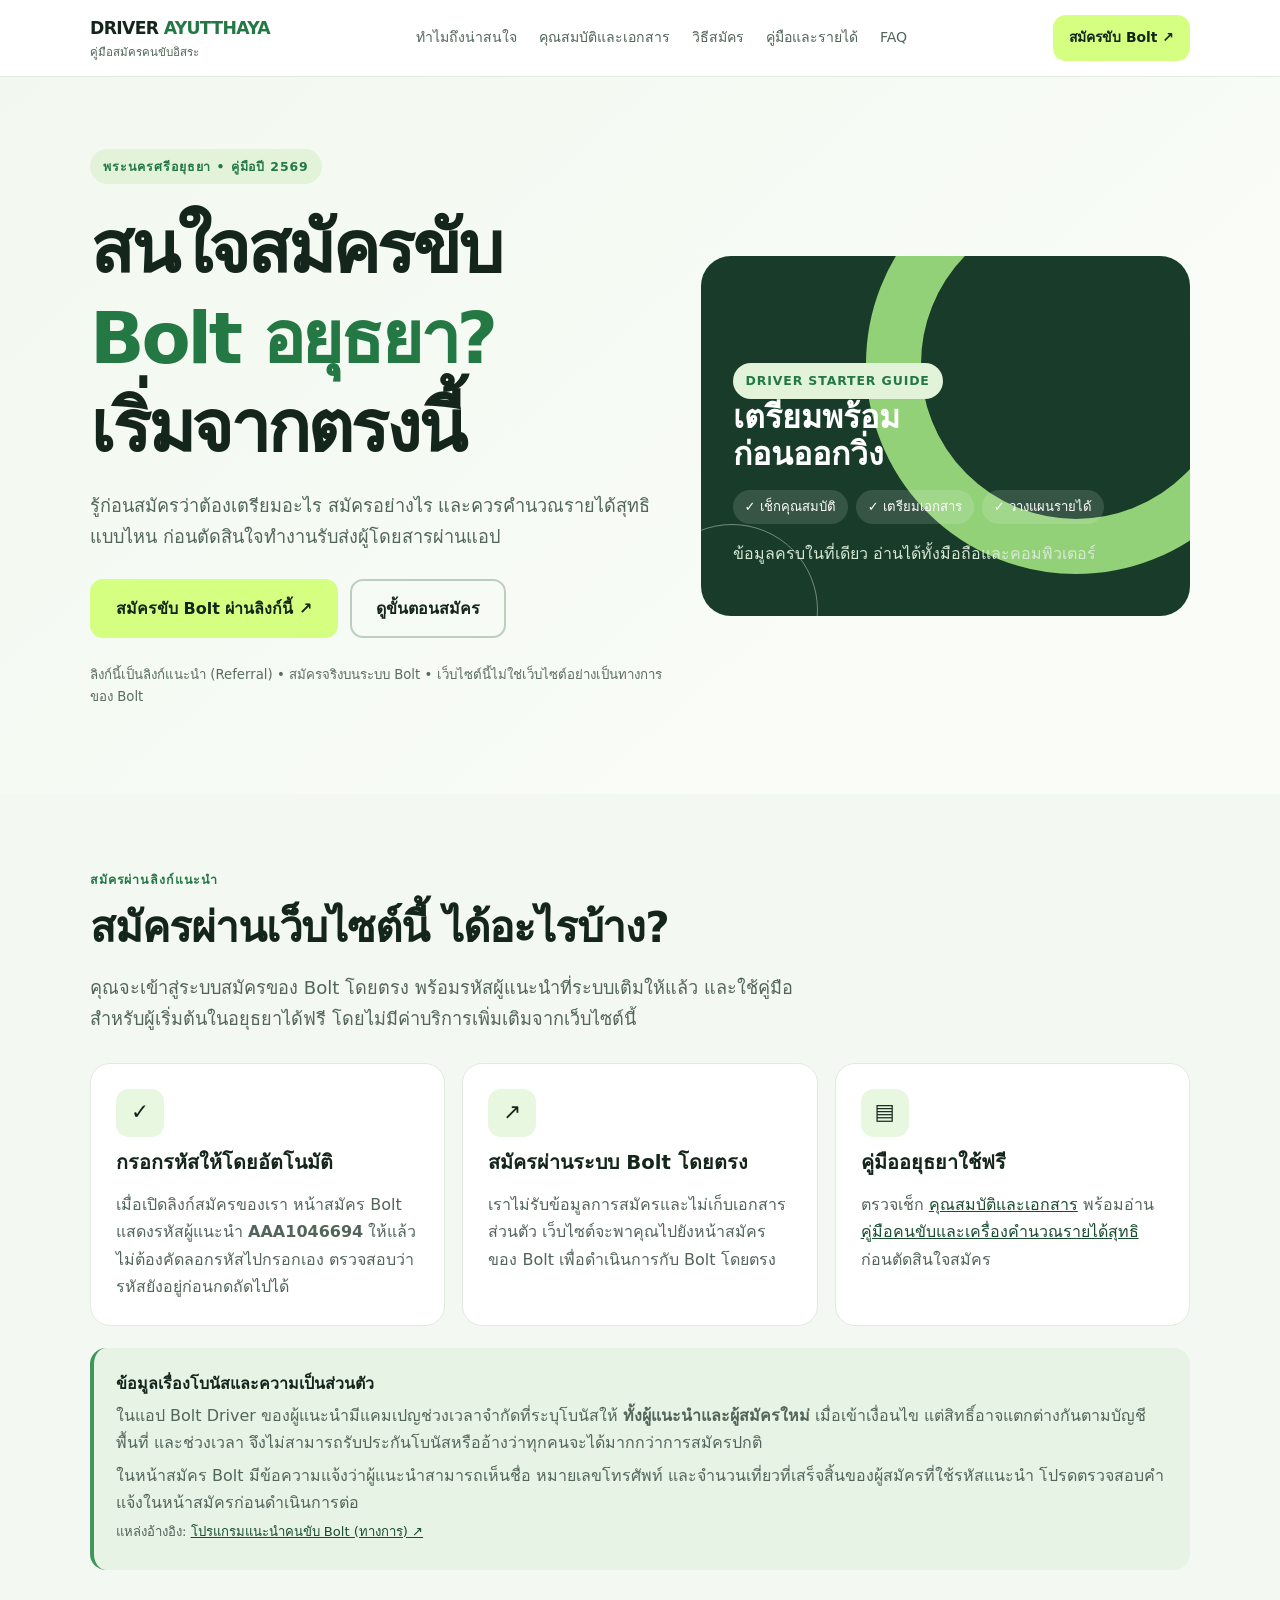
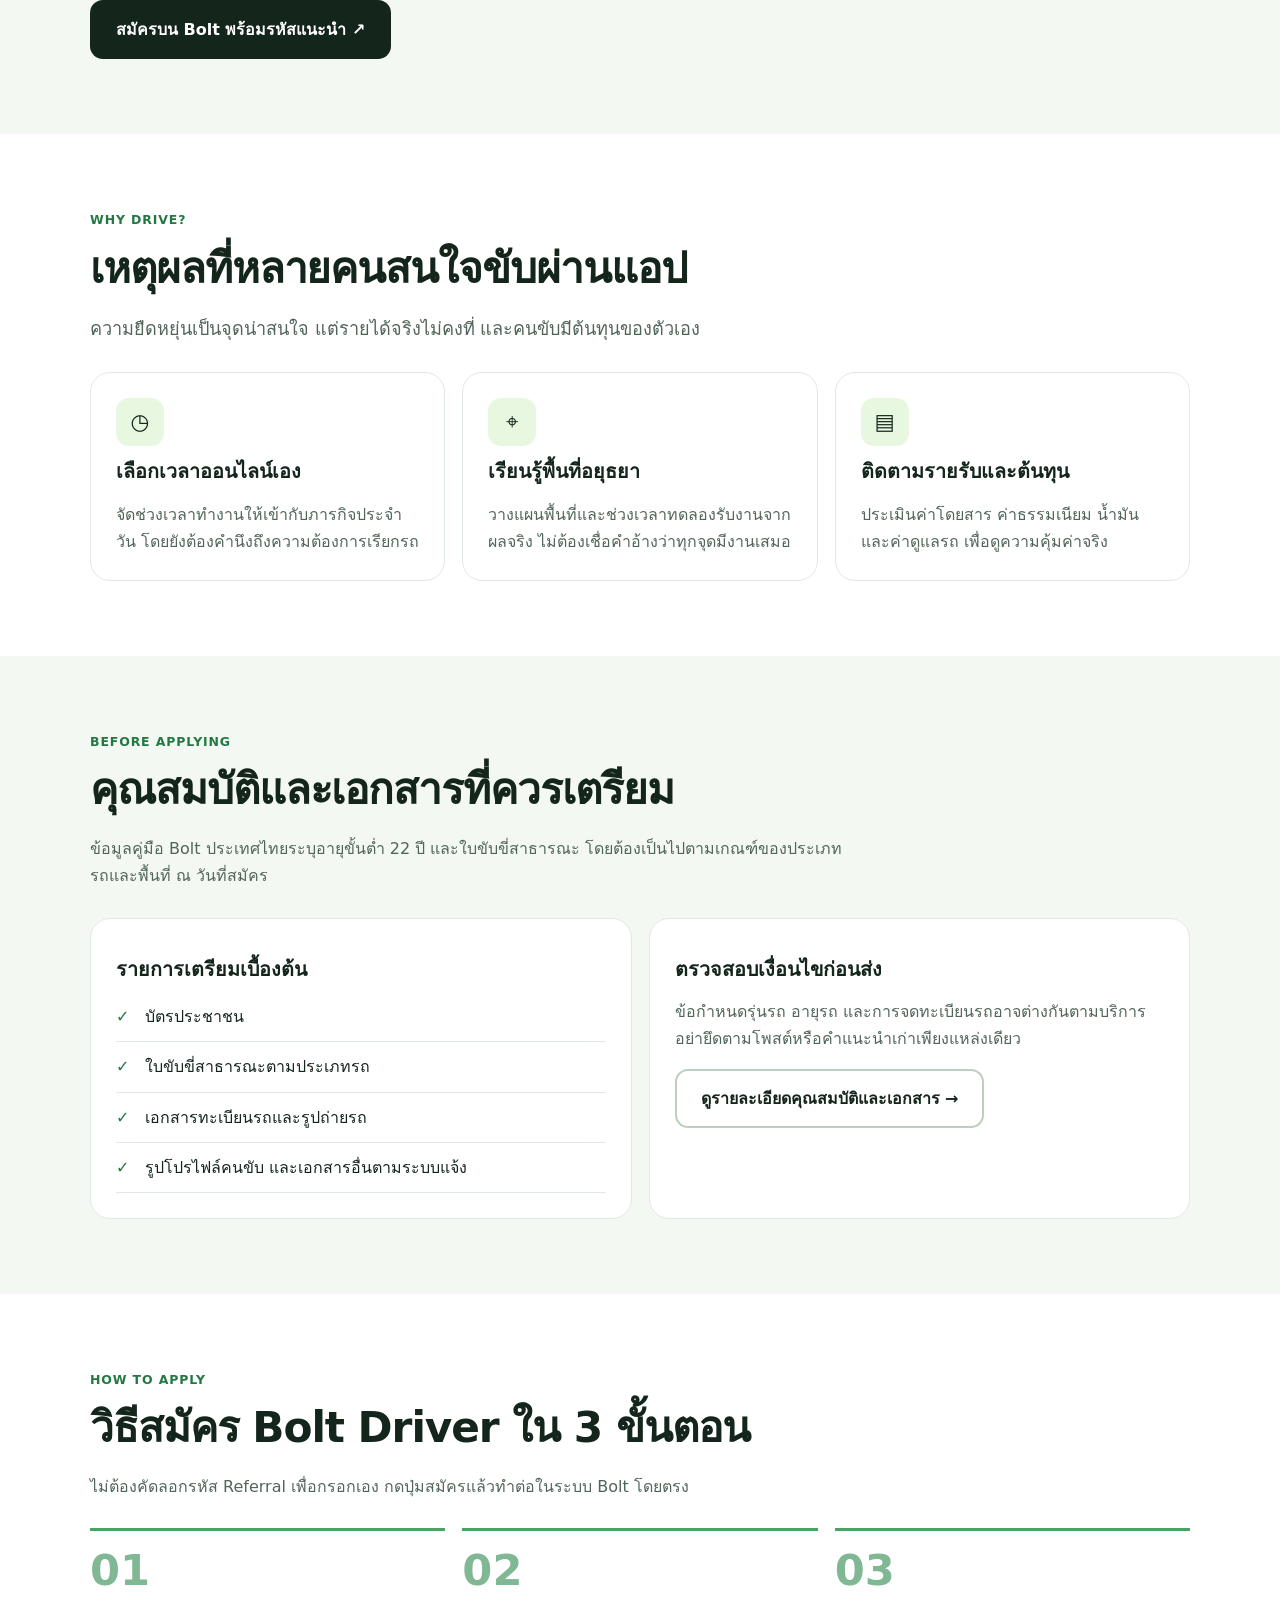
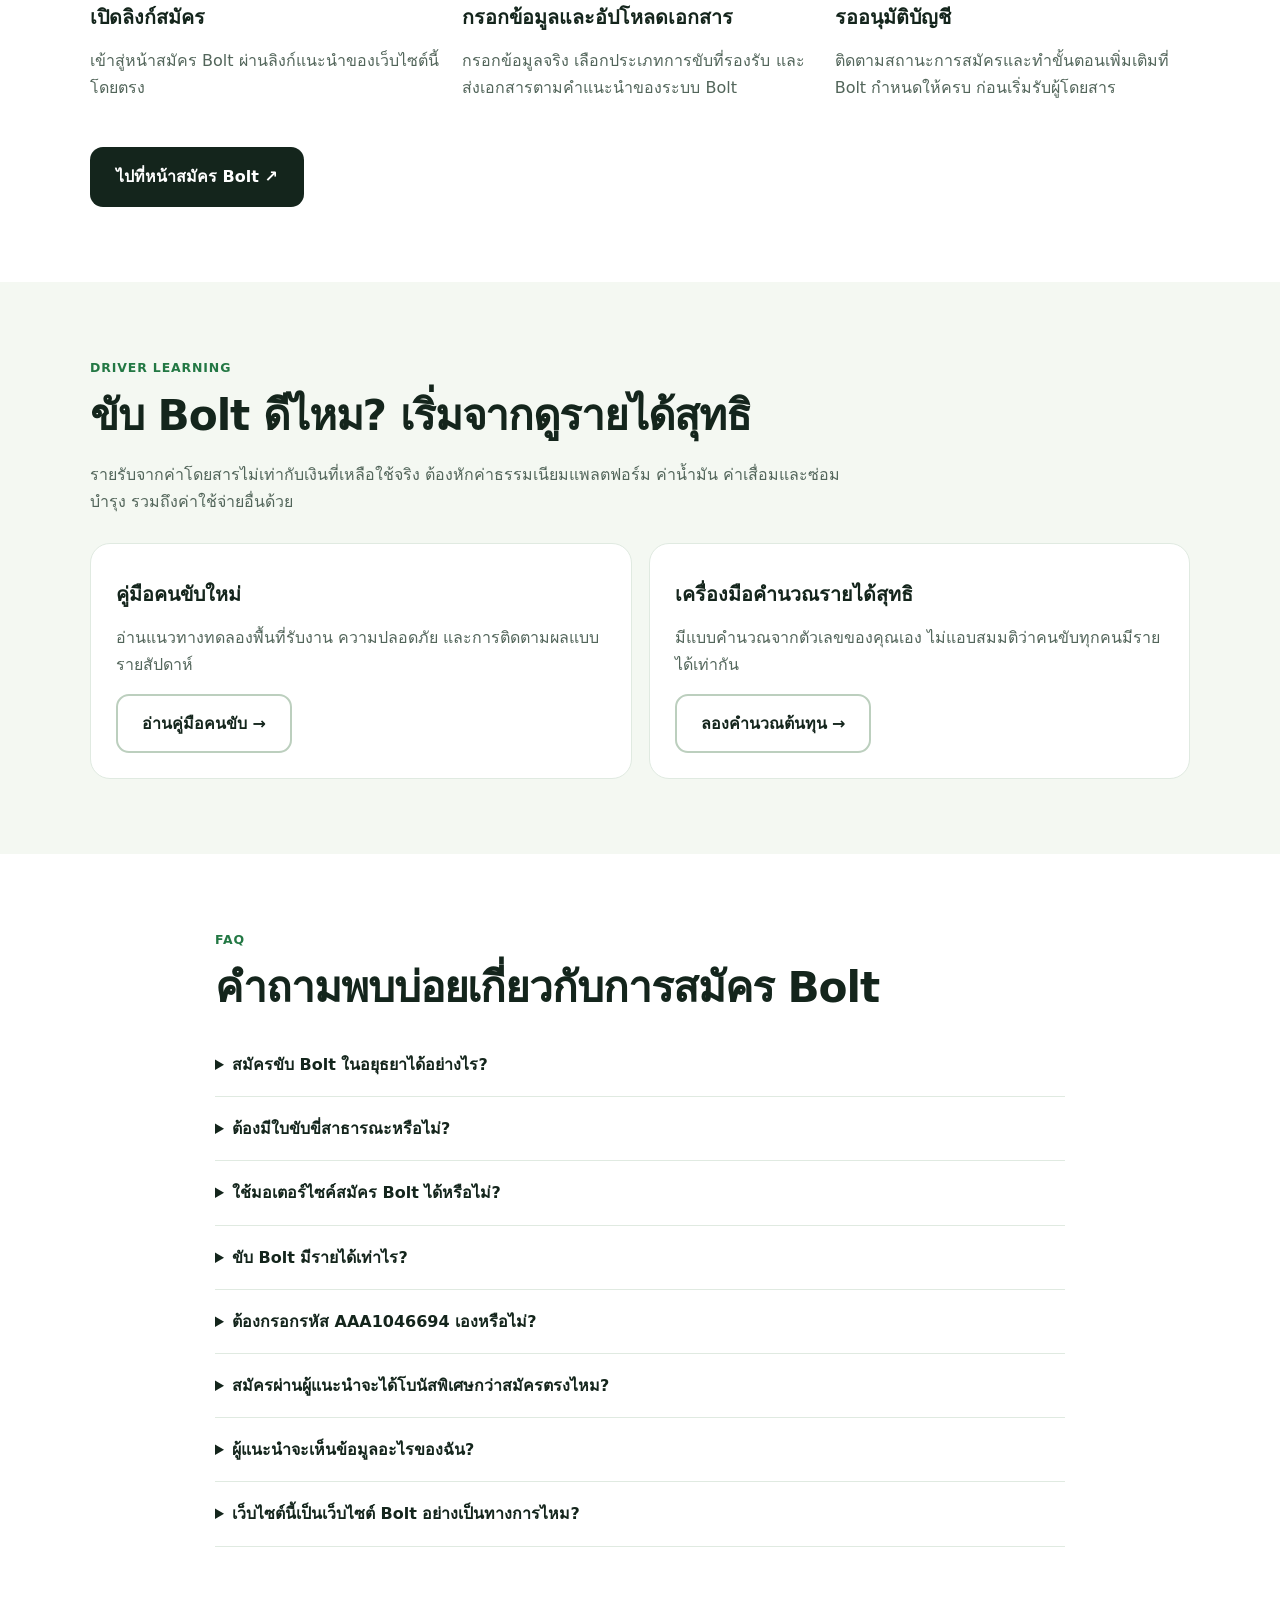
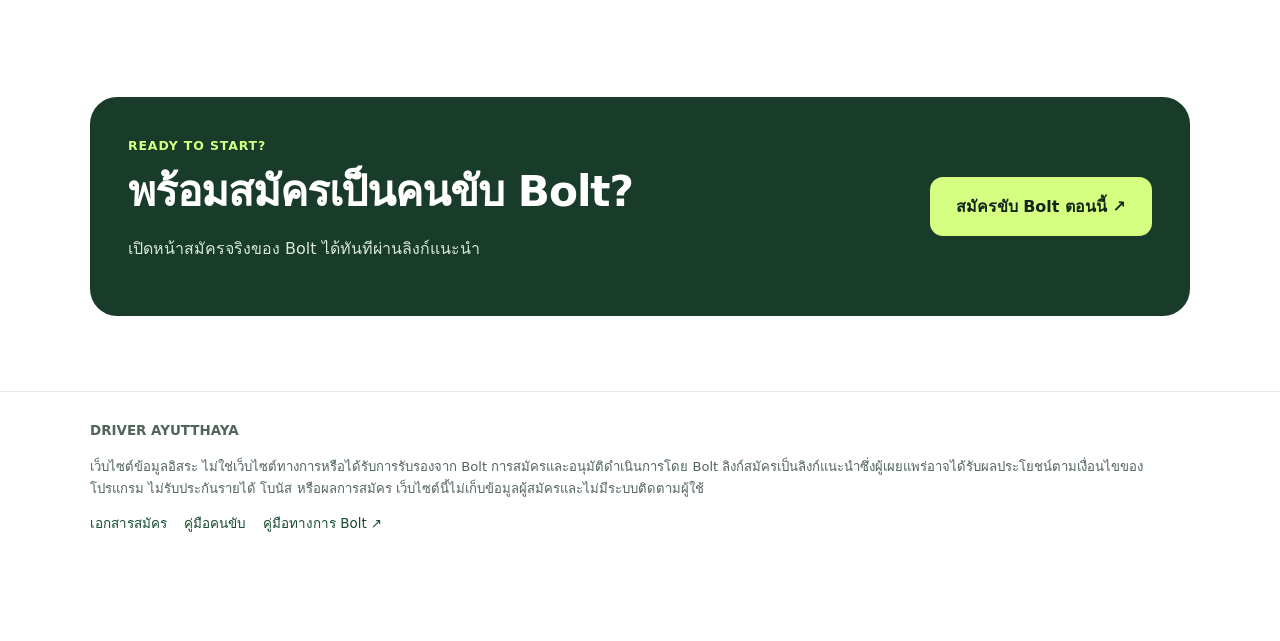
<file: index.html>
<!doctype html>
<html lang="th">
<head>
<meta charset="utf-8">
<meta name="viewport" content="width=device-width,initial-scale=1">
<meta name="theme-color" content="#183c29">
<meta name="robots" content="index,follow,max-image-preview:large">
<title>สมัครขับ Bolt อยุธยา 2569 | วิธีสมัคร เอกสาร และคู่มือคนขับ</title>
<meta name="description" content="คู่มือสมัครขับ Bolt อยุธยา: ตรวจคุณสมบัติ เอกสารสมัคร ขั้นตอนเริ่มต้น และวิธีประเมินรายได้สุทธิ พร้อมลิงก์สมัคร Bolt โดยตรง">
<link rel="canonical" href="https://washupman.github.io/bolt-ayutthaya/">
<link rel="icon" type="image/svg+xml" href="assets/favicon.svg">
<link rel="stylesheet" href="assets/css/styles.css">
<meta property="og:type" content="website">
<meta property="og:locale" content="th_TH">
<meta property="og:title" content="สมัครขับ Bolt อยุธยา | คู่มือสำหรับคนขับใหม่">
<meta property="og:description" content="ขั้นตอนสมัคร เอกสาร คุณสมบัติ และคำแนะนำสำหรับคนสนใจขับ Bolt ในอยุธยา">
<meta property="og:url" content="https://washupman.github.io/bolt-ayutthaya/">
<meta name="twitter:card" content="summary">
<script type="application/ld+json">{"@context":"https://schema.org","@type":"WebSite","name":"คู่มือคนขับ Bolt อยุธยา (อิสระ)","url":"https://washupman.github.io/bolt-ayutthaya/","inLanguage":"th-TH","description":"เว็บไซต์คู่มืออิสระสำหรับผู้สนใจสมัครเป็นคนขับ Bolt ในพระนครศรีอยุธยา ไม่ใช่เว็บไซต์ของ Bolt"}</script>
<script type="application/ld+json">{"@context":"https://schema.org","@type":"FAQPage","inLanguage":"th-TH","mainEntity":[{"@type":"Question","name":"สมัครขับ Bolt ในอยุธยาได้อย่างไร?","acceptedAnswer":{"@type":"Answer","text":"เปิดลิงก์สมัคร Bolt กรอกข้อมูลและอัปโหลดเอกสารในระบบ Bolt จากนั้นรอการตรวจสอบและอนุมัติก่อนเริ่มรับงาน"}},{"@type":"Question","name":"สมัคร Bolt ต้องใช้ใบขับขี่สาธารณะหรือไม่?","acceptedAnswer":{"@type":"Answer","text":"คู่มือคนขับของ Bolt ประเทศไทยระบุว่าต้องมีใบขับขี่สาธารณะและเป็นไปตามข้อกำหนดสำหรับประเภทรถที่สมัคร"}},{"@type":"Question","name":"ขับ Bolt ได้รายได้เท่าไร?","acceptedAnswer":{"@type":"Answer","text":"ไม่มีตัวเลขรายได้ที่รับประกัน รายได้สุทธิขึ้นกับจำนวนเที่ยว ค่าโดยสาร ค่าธรรมเนียม ค่าน้ำมันและค่าใช้จ่ายอื่น"}},{"@type":"Question","name":"เว็บไซต์นี้เป็นเว็บไซต์อย่างเป็นทางการของ Bolt หรือไม่?","acceptedAnswer":{"@type":"Answer","text":"ไม่ใช่ เว็บไซต์นี้จัดทำเป็นคู่มืออิสระและมีลิงก์แนะนำการสมัคร การลงทะเบียนและอนุมัติขึ้นกับ Bolt เท่านั้น"}}]}</script>
</head>
<body>
<a href="#main" class="skip">ข้ามไปเนื้อหา</a>
<header class="site-header"><div class="wrap nav">
  <a class="brand" href="./">DRIVER <span>AYUTTHAYA</span><small>คู่มือสมัครคนขับอิสระ</small></a>
  <nav class="desktop-nav" aria-label="เมนูหลัก">
    <a href="#benefits">ทำไมถึงน่าสนใจ</a><a href="documents.html">คุณสมบัติและเอกสาร</a><a href="#steps">วิธีสมัคร</a><a href="driver-guide.html">คู่มือและรายได้</a><a href="#faq">FAQ</a>
  </nav>
  <a class="btn btn-small" href="https://partners.bolt.eu?refid=AAA1046694" rel="sponsored noopener noreferrer">สมัครขับ Bolt ↗</a>
  <details class="mobile-menu"><summary aria-label="เปิดเมนู">☰ เมนู</summary><div class="mobile-links"><a href="#benefits">ทำไมถึงน่าสนใจ</a><a href="documents.html">เอกสารที่ใช้</a><a href="#steps">วิธีสมัคร</a><a href="driver-guide.html">คู่มือคนขับ</a><a href="#faq">คำถามพบบ่อย</a></div></details>
</div></header>
<main id="main">
<!-- Time-limited referral offer. The campaign is hidden after 15 Oct 2026, 00:00 ICT. -->
<section id="referral-promo" class="campaign-hero" data-expires-utc="2026-10-14T17:00:00Z" aria-labelledby="campaign-title" hidden>
<div class="wrap campaign-shell">
<div class="campaign-copy">
  <span class="campaign-eyebrow"><span class="campaign-dot" aria-hidden="true"></span> แคมเปญสมัครคนขับผ่านรหัสแนะนำ • จำกัดเวลา</span>
  <h2 id="campaign-title">สมัครก่อน <span class="campaign-date">15 ต.ค.</span><br><span class="campaign-title-highlight">เพื่อมีสิทธิ์รับโบนัส Bolt Driver</span></h2>
  <p class="campaign-lead">สมัครผ่าน<strong>ลิงก์แนะนำบนเว็บไซต์นี้</strong>ภายในกำหนด เพื่อให้รหัส <strong>AAA1046694</strong> ปรากฏในหน้าสมัคร Bolt โดยอัตโนมัติ จากนั้นทำจำนวนเที่ยวให้ครบตามเงื่อนไขแคมเปญ</p>
  <div class="campaign-perks">
    <span>✓ สมัครบนระบบ Bolt โดยตรง</span>
    <span>✓ รหัสแนะนำขึ้นให้อัตโนมัติ</span>
    <span>✓ มีโบนัสให้ทั้งผู้สมัครและผู้แนะนำตามเกณฑ์</span>
  </div>
  <div class="campaign-cta-wrap">
    <a class="btn campaign-cta" href="https://partners.bolt.eu?refid=AAA1046694" rel="sponsored noopener noreferrer">สมัครผ่านลิงก์นี้ ก่อนหมดเขต ↗</a>
    <button type="button" class="terms-open" data-terms-open aria-haspopup="dialog" aria-controls="referral-terms-dialog">อ่านเงื่อนไขโบนัสเพิ่มเติม <span aria-hidden="true">ⓘ</span></button>
    <p class="campaign-deadline">ปิดรับการลงทะเบียนตามเงื่อนไขที่เห็นในแอป <strong>15 ต.ค. 2569 เวลา 00:00 น. (เวลาไทย)</strong><br><small>หมายถึงต้องสมัครให้เสร็จก่อนเริ่มวันที่ 15 ต.ค.</small></p>
  </div>
</div>
<div class="campaign-offer" aria-label="ระดับโบนัสจากแคมเปญที่ปรากฏในแอป Bolt Driver">
  <div class="campaign-offer-top">
    <span>โบนัสตามเกณฑ์ที่แสดงในแอป</span>
    <strong>ทั้ง 2 ฝ่าย</strong>
  </div>
  <div class="campaign-main-number"><small>ขั้นสูงสุดที่ระบุ</small><strong>฿650</strong><span>/ คน</span></div>
  <div class="campaign-milestones">
    <div><span>20 เที่ยว / 14 วัน</span><strong>฿150 / คน</strong></div>
    <div><span>60 เที่ยว / 30 วัน</span><strong>฿300 / คน</strong></div>
    <div><span>100 เที่ยว / 30 วัน</span><strong>฿650 / คน</strong></div>
  </div>
  <p class="campaign-offer-foot">แต่ละจำนวนคือโบนัสที่ระบุสำหรับผู้สมัครใหม่และผู้แนะนำ ไม่ยืนยันว่าโบนัสแต่ละขั้นรวมกันได้</p>
</div>
<div class="campaign-disclaimer">
  <strong>เงื่อนไขสำคัญ:</strong> ข้อมูลมาจากภาพแคมเปญในแอป Bolt Driver วันที่ 13 ต.ค. 2569 ยังไม่ได้ยืนยันว่าสิทธิ์นี้ครอบคลุมผู้สมัครทุกคนหรือทุกจังหวัด การใช้ลิงก์นี้ไม่ได้รับประกันโบนัส การอนุมัติ หรือรายได้ และไม่มีหลักฐานว่า Bolt กำหนดให้ใช้เฉพาะเว็บไซต์นี้เท่านั้น สิทธิ์จริงขึ้นกับ Bolt
  <button type="button" class="terms-disclaimer-button" data-terms-open aria-haspopup="dialog" aria-controls="referral-terms-dialog">อ่านเงื่อนไขและความเป็นส่วนตัวฉบับสรุป</button>
</div>
</div>
</section>

<!-- In-page summary from user-shared campaign, not full official Bolt legal terms -->
<dialog id="referral-terms-dialog" class="terms-dialog" aria-labelledby="terms-title" aria-describedby="terms-description">
  <div class="terms-dialog-header">
    <div><span class="terms-kicker">BOLT DRIVER • REFERRAL CAMPAIGN</span><h2 id="terms-title">เงื่อนไขโบนัสผู้สมัครใหม่</h2></div>
    <button type="button" class="terms-close-icon" data-terms-close aria-label="ปิดเงื่อนไข">✕</button>
  </div>
  <div class="terms-dialog-body">
    <p id="terms-description" class="terms-intro">สรุปจากภาพเงื่อนไขในแอป Bolt Driver ของผู้แนะนำ ณ วันที่ 13 ตุลาคม 2569 <strong>ไม่ใช่เอกสารเงื่อนไขฉบับเต็มที่ Bolt รับรอง</strong></p>
    <h3>1. ลงทะเบียนให้ทันกำหนด</h3>
    <p>ผู้ถูกแนะนำต้องลงทะเบียน <strong>ก่อนวันที่ 15 ตุลาคม 2569 เวลา 00:00 น. (เวลาไทย)</strong> ตามข้อความในภาพ ซึ่งหมายถึงก่อนเริ่มวันที่ 15 ตุลาคม ไม่ใช่สิ้นวันนั้น</p>
    <h3>2. สมัครผ่านลิงก์แนะนำ</h3>
    <p>กดปุ่มสมัครบนเว็บไซต์นี้เพื่อไปหน้าสมัคร Bolt โดยตรง ลิงก์มีรหัส <strong>AAA1046694</strong> ซึ่งปรากฏในช่องผู้แนะนำอัตโนมัติในการทดสอบก่อนหน้า <strong>ควรตรวจว่ารหัสยังอยู่ก่อนกดถัดไป</strong> เว็บไซต์นี้ไม่ได้รับข้อมูลจากแบบฟอร์มสมัคร</p>
    <h3>3. จำนวนเที่ยวและโบนัสที่ปรากฏในแอป</h3>
    <div class="terms-table-wrap"><table class="terms-table"><thead><tr><th scope="col">เที่ยวที่สำเร็จ</th><th scope="col">ผู้สมัครใหม่</th><th scope="col">ผู้แนะนำ</th></tr></thead><tbody>
      <tr><td>20 เที่ยว ภายใน 14 วัน</td><td>150 บาท</td><td>150 บาท</td></tr>
      <tr><td>60 เที่ยว ภายใน 30 วัน</td><td>300 บาท</td><td>300 บาท</td></tr>
      <tr><td>100 เที่ยว ภายใน 30 วัน</td><td>650 บาท</td><td>650 บาท</td></tr>
    </tbody></table></div>
    <p class="terms-small">ตัวเลขเป็นโบนัสต่อคนตามแต่ละระดับที่แสดง ยังไม่มีข้อมูลยืนยันว่าโบนัสทั้งสามระดับบวกรวมกันได้ และไม่ทราบจุดเริ่มนับระยะเวลา 14/30 วันอย่างละเอียดจากภาพนี้</p>
    <h3>4. สิทธิ์และข้อจำกัด</h3>
    <p>การได้รับโบนัสขึ้นกับเกณฑ์ของ Bolt เช่น คุณสมบัติผู้สมัคร พื้นที่ที่เข้าร่วมแคมเปญ และจำนวนเที่ยวที่นับได้ การสมัครผ่านลิงก์แนะนำไม่ได้เป็นการรับประกันโบนัส การอนุมัติ หรือรายได้</p>
    <h3>5. ข้อมูลที่ผู้แนะนำอาจมองเห็น</h3>
    <p>หน้าสมัคร Bolt แจ้งว่า ผู้แนะนำสามารถเห็น <strong>ชื่อ หมายเลขโทรศัพท์ และจำนวนเที่ยวที่ทำสำเร็จ</strong> ของผู้ที่สมัครด้วยรหัสแนะนำ โปรดพิจารณาข้อมูลนี้ก่อนดำเนินการสมัคร</p>
    <p class="terms-identity">เว็บไซต์นี้เป็นคู่มืออิสระ ไม่ใช่เว็บไซต์ทางการของ Bolt ผู้จัดทำอาจได้รับรางวัลจากโปรแกรมแนะนำเมื่อเงื่อนไขครบ สิทธิ์และขั้นตอนสมัครจริงอยู่ภายใต้การพิจารณาของ Bolt</p>
  </div>
  <div class="terms-dialog-footer">
    <button type="button" class="btn btn-outline terms-dismiss" data-terms-close>ปิดเงื่อนไข</button>
    <a class="btn btn-dark terms-apply" href="https://partners.bolt.eu?refid=AAA1046694" rel="sponsored noopener noreferrer">อ่านแล้ว สมัครขับ Bolt ↗</a>
  </div>
</dialog>
<section class="hero"><div class="wrap hero-inner"><div>
  <div class="eyebrow">พระนครศรีอยุธยา • คู่มือปี 2569</div>
  <h1>สนใจสมัครขับ<br><em>Bolt อยุธยา?</em><br>เริ่มจากตรงนี้</h1>
  <p class="lead">รู้ก่อนสมัครว่าต้องเตรียมอะไร สมัครอย่างไร และควรคำนวณรายได้สุทธิแบบไหน ก่อนตัดสินใจทำงานรับส่งผู้โดยสารผ่านแอป</p>
  <div class="actions"><a class="btn" href="https://partners.bolt.eu?refid=AAA1046694" rel="sponsored noopener noreferrer">สมัครขับ Bolt ผ่านลิงก์นี้ ↗</a><a class="btn btn-outline" href="#steps">ดูขั้นตอนสมัคร</a></div>
  <p class="fine">ลิงก์นี้เป็นลิงก์แนะนำ (Referral) • สมัครจริงบนระบบ Bolt • เว็บไซต์นี้ไม่ใช่เว็บไซต์อย่างเป็นทางการของ Bolt</p>
</div><div class="hero-panel" role="img" aria-label="ภาพกราฟิกสีเขียว แสดงคู่มือผู้สนใจขับ Bolt ในอยุธยา"><div class="panel-body"><span class="eyebrow">DRIVER STARTER GUIDE</span><strong>เตรียมพร้อม<br>ก่อนออกวิ่ง</strong><div class="pill-row"><span class="pill">✓ เช็กคุณสมบัติ</span><span class="pill">✓ เตรียมเอกสาร</span><span class="pill">✓ วางแผนรายได้</span></div><p>ข้อมูลครบในที่เดียว อ่านได้ทั้งมือถือและคอมพิวเตอร์</p></div></div></div></section>

<section id="referral-benefits" class="section section-soft"><div class="wrap">
<div class="section-heading"><div class="kicker">สมัครผ่านลิงก์แนะนำ</div><h2>สมัครผ่านเว็บไซต์นี้ ได้อะไรบ้าง?</h2><p class="lead">คุณจะเข้าสู่ระบบสมัครของ Bolt โดยตรง พร้อมรหัสผู้แนะนำที่ระบบเติมให้แล้ว และใช้คู่มือสำหรับผู้เริ่มต้นในอยุธยาได้ฟรี โดยไม่มีค่าบริการเพิ่มเติมจากเว็บไซต์นี้</p></div>
<div class="grid3">
<article class="card"><div class="card-icon" aria-hidden="true">✓</div><h3>กรอกรหัสให้โดยอัตโนมัติ</h3><p>เมื่อเปิดลิงก์สมัครของเรา หน้าสมัคร Bolt แสดงรหัสผู้แนะนำ <strong>AAA1046694</strong> ให้แล้ว ไม่ต้องคัดลอกรหัสไปกรอกเอง ตรวจสอบว่ารหัสยังอยู่ก่อนกดถัดไปได้</p></article>
<article class="card"><div class="card-icon" aria-hidden="true">↗</div><h3>สมัครผ่านระบบ Bolt โดยตรง</h3><p>เราไม่รับข้อมูลการสมัครและไม่เก็บเอกสารส่วนตัว เว็บไซต์จะพาคุณไปยังหน้าสมัครของ Bolt เพื่อดำเนินการกับ Bolt โดยตรง</p></article>
<article class="card"><div class="card-icon" aria-hidden="true">▤</div><h3>คู่มืออยุธยาใช้ฟรี</h3><p>ตรวจเช็ก <a href="documents.html">คุณสมบัติและเอกสาร</a> พร้อมอ่าน <a href="driver-guide.html">คู่มือคนขับและเครื่องคำนวณรายได้สุทธิ</a> ก่อนตัดสินใจสมัคร</p></article>
</div>
<div class="note" style="margin-top:22px"><strong>ข้อมูลเรื่องโบนัสและความเป็นส่วนตัว</strong>
<p>ในแอป Bolt Driver ของผู้แนะนำมีแคมเปญช่วงเวลาจำกัดที่ระบุโบนัสให้ <strong>ทั้งผู้แนะนำและผู้สมัครใหม่</strong> เมื่อเข้าเงื่อนไข แต่สิทธิ์อาจแตกต่างกันตามบัญชี พื้นที่ และช่วงเวลา จึงไม่สามารถรับประกันโบนัสหรืออ้างว่าทุกคนจะได้มากกว่าการสมัครปกติ</p>
<p>ในหน้าสมัคร Bolt มีข้อความแจ้งว่าผู้แนะนำสามารถเห็นชื่อ หมายเลขโทรศัพท์ และจำนวนเที่ยวที่เสร็จสิ้นของผู้สมัครที่ใช้รหัสแนะนำ โปรดตรวจสอบคำแจ้งในหน้าสมัครก่อนดำเนินการต่อ</p>
<p class="mini">แหล่งอ้างอิง: <a href="https://bolt.eu/th-th/driver/guide/referral/" target="_blank" rel="noopener noreferrer">โปรแกรมแนะนำคนขับ Bolt (ทางการ) ↗</a></p>
</div>
<div class="inline-cta"><a class="btn btn-dark" href="https://partners.bolt.eu?refid=AAA1046694" rel="sponsored noopener noreferrer">สมัครบน Bolt พร้อมรหัสแนะนำ ↗</a></div>
</div></section>
<section id="benefits" class="section"><div class="wrap"><div class="section-heading"><div class="kicker">Why drive?</div><h2>เหตุผลที่หลายคนสนใจขับผ่านแอป</h2><p class="lead">ความยืดหยุ่นเป็นจุดน่าสนใจ แต่รายได้จริงไม่คงที่ และคนขับมีต้นทุนของตัวเอง</p></div><div class="grid3">
<article class="card"><div class="card-icon" aria-hidden="true">◷</div><h3>เลือกเวลาออนไลน์เอง</h3><p>จัดช่วงเวลาทำงานให้เข้ากับภารกิจประจำวัน โดยยังต้องคำนึงถึงความต้องการเรียกรถ</p></article>
<article class="card"><div class="card-icon" aria-hidden="true">⌖</div><h3>เรียนรู้พื้นที่อยุธยา</h3><p>วางแผนพื้นที่และช่วงเวลาทดลองรับงานจากผลจริง ไม่ต้องเชื่อคำอ้างว่าทุกจุดมีงานเสมอ</p></article>
<article class="card"><div class="card-icon" aria-hidden="true">▤</div><h3>ติดตามรายรับและต้นทุน</h3><p>ประเมินค่าโดยสาร ค่าธรรมเนียม น้ำมัน และค่าดูแลรถ เพื่อดูความคุ้มค่าจริง</p></article>
</div></div></section>
<section id="qualifications" class="section section-soft"><div class="wrap"><div class="section-heading"><div class="kicker">Before applying</div><h2>คุณสมบัติและเอกสารที่ควรเตรียม</h2><p>ข้อมูลคู่มือ Bolt ประเทศไทยระบุอายุขั้นต่ำ 22 ปี และใบขับขี่สาธารณะ โดยต้องเป็นไปตามเกณฑ์ของประเภทรถและพื้นที่ ณ วันที่สมัคร</p></div>
<div class="grid2"><div class="card"><h3>รายการเตรียมเบื้องต้น</h3><ul class="checklist"><li>บัตรประชาชน</li><li>ใบขับขี่สาธารณะตามประเภทรถ</li><li>เอกสารทะเบียนรถและรูปถ่ายรถ</li><li>รูปโปรไฟล์คนขับ และเอกสารอื่นตามระบบแจ้ง</li></ul></div>
<div class="card"><h3>ตรวจสอบเงื่อนไขก่อนส่ง</h3><p>ข้อกำหนดรุ่นรถ อายุรถ และการจดทะเบียนรถอาจต่างกันตามบริการ อย่ายึดตามโพสต์หรือคำแนะนำเก่าเพียงแหล่งเดียว</p><a class="btn btn-outline" href="documents.html">ดูรายละเอียดคุณสมบัติและเอกสาร →</a></div></div>
</div></section>
<section id="steps" class="section"><div class="wrap"><div class="section-heading"><div class="kicker">How to apply</div><h2>วิธีสมัคร Bolt Driver ใน 3 ขั้นตอน</h2><p>ไม่ต้องคัดลอกรหัส Referral เพื่อกรอกเอง กดปุ่มสมัครแล้วทำต่อในระบบ Bolt โดยตรง</p></div><div class="grid3">
<div class="step"><div class="step-num">01</div><h3>เปิดลิงก์สมัคร</h3><p>เข้าสู่หน้าสมัคร Bolt ผ่านลิงก์แนะนำของเว็บไซต์นี้โดยตรง</p></div>
<div class="step"><div class="step-num">02</div><h3>กรอกข้อมูลและอัปโหลดเอกสาร</h3><p>กรอกข้อมูลจริง เลือกประเภทการขับที่รองรับ และส่งเอกสารตามคำแนะนำของระบบ Bolt</p></div>
<div class="step"><div class="step-num">03</div><h3>รออนุมัติบัญชี</h3><p>ติดตามสถานะการสมัครและทำขั้นตอนเพิ่มเติมที่ Bolt กำหนดให้ครบ ก่อนเริ่มรับผู้โดยสาร</p></div>
</div><div class="inline-cta"><a class="btn btn-dark" href="https://partners.bolt.eu?refid=AAA1046694" rel="sponsored noopener noreferrer">ไปที่หน้าสมัคร Bolt ↗</a></div></div></section>
<section class="section section-soft"><div class="wrap"><div class="section-heading"><div class="kicker">Driver learning</div><h2>ขับ Bolt ดีไหม? เริ่มจากดูรายได้สุทธิ</h2><p>รายรับจากค่าโดยสารไม่เท่ากับเงินที่เหลือใช้จริง ต้องหักค่าธรรมเนียมแพลตฟอร์ม ค่าน้ำมัน ค่าเสื่อมและซ่อมบำรุง รวมถึงค่าใช้จ่ายอื่นด้วย</p></div><div class="grid2">
<div class="card"><h3>คู่มือคนขับใหม่</h3><p>อ่านแนวทางทดลองพื้นที่รับงาน ความปลอดภัย และการติดตามผลแบบรายสัปดาห์</p><a href="driver-guide.html" class="btn btn-outline">อ่านคู่มือคนขับ →</a></div>
<div class="card"><h3>เครื่องมือคำนวณรายได้สุทธิ</h3><p>มีแบบคำนวณจากตัวเลขของคุณเอง ไม่แอบสมมติว่าคนขับทุกคนมีรายได้เท่ากัน</p><a href="driver-guide.html#calculator" class="btn btn-outline">ลองคำนวณต้นทุน →</a></div>
</div></div></section>
<section id="faq" class="section"><div class="wrap faq"><div class="kicker">FAQ</div><h2>คำถามพบบ่อยเกี่ยวกับการสมัคร Bolt</h2>
<details><summary>สมัครขับ Bolt ในอยุธยาได้อย่างไร?</summary><p>กดปุ่มสมัครบนเว็บไซต์นี้ แล้วกรอกข้อมูลกับ Bolt โดยตรง ตรวจสอบเมือง ประเภทบริการ และเงื่อนไขที่เปิดรับในระบบสมัคร ณ เวลานั้น</p></details>
<details><summary>ต้องมีใบขับขี่สาธารณะหรือไม่?</summary><p>คู่มือ Bolt ประเทศไทยระบุข้อกำหนดเรื่องใบขับขี่สาธารณะ ดูรายละเอียดและลิงก์ข้อมูลทางการในหน้า <a href="documents.html">คุณสมบัติและเอกสาร</a></p></details>
<details><summary>ใช้มอเตอร์ไซค์สมัคร Bolt ได้หรือไม่?</summary><p>ขึ้นอยู่กับประเภทบริการที่เปิดรับและเกณฑ์รถที่ Bolt ใช้ในพื้นที่นั้น ตรวจสอบรุ่น อายุรถ และเอกสารก่อนสมัครผ่านระบบ</p></details>
<details><summary>ขับ Bolt มีรายได้เท่าไร?</summary><p>ไม่มีตัวเลขที่รับประกัน ขึ้นกับจำนวนและระยะทางของเที่ยว เวลา พื้นที่ ค่าธรรมเนียม และต้นทุนของคนขับ ดู <a href="driver-guide.html">คู่มือรายได้สุทธิ</a></p></details>
<details><summary>ต้องกรอกรหัส AAA1046694 เองหรือไม่?</summary><p>ไม่ต้อง จากการทดสอบลิงก์ หน้าสมัครของ Bolt แสดงรหัส AAA1046694 ให้อัตโนมัติ ตรวจสอบว่ารหัสแสดงอยู่ก่อนดำเนินการต่อ โดยไม่ต้องกรอกเอง</p></details>
<details><summary>สมัครผ่านผู้แนะนำจะได้โบนัสพิเศษกว่าสมัครตรงไหม?</summary><p>มีแคมเปญช่วงเวลาจำกัดที่แสดงในแอป Bolt Driver ของผู้แนะนำ ณ 13 ต.ค. 2569 ซึ่งระบุรางวัลให้ทั้งผู้สมัครและผู้แนะนำเมื่อผู้สมัครวิ่งงานครบเกณฑ์ แต่ยังไม่ยืนยันว่าสิทธิ์ใช้ได้กับผู้สมัครทุกคนหรือทุกจังหวัด และไม่ทราบว่าแต่ละขั้นรวมโบนัสกันได้หรือไม่ ให้ตรวจสอบเงื่อนไขล่าสุดในแอปหรือจาก Bolt โดยตรง</p></details>
<details><summary>ผู้แนะนำจะเห็นข้อมูลอะไรของฉัน?</summary><p>หน้าสมัครของ Bolt แจ้งว่าเมื่อใช้รหัสแนะนำ ผู้แนะนำสามารถเห็นชื่อ หมายเลขโทรศัพท์ และจำนวนเที่ยวที่ทำสำเร็จของคุณ โปรดอ่านคำแจ้งบนหน้าสมัครและตัดสินใจก่อนดำเนินการ</p></details>
<details><summary>เว็บไซต์นี้เป็นเว็บไซต์ Bolt อย่างเป็นทางการไหม?</summary><p>ไม่ใช่ เป็นเว็บไซต์คู่มืออิสระสำหรับคนสนใจขับในอยุธยา เจ้าของเว็บไซต์อาจได้รับประโยชน์จากลิงก์แนะนำ ข้อมูลอนุมัติและบริการเป็นของ Bolt</p></details>
</div></section>
<section class="section"><div class="wrap"><div class="final-cta"><div><div class="kicker" style="color:#d5ff80">Ready to start?</div><h2>พร้อมสมัครเป็นคนขับ Bolt?</h2><p>เปิดหน้าสมัครจริงของ Bolt ได้ทันทีผ่านลิงก์แนะนำ</p></div><a class="btn" href="https://partners.bolt.eu?refid=AAA1046694" rel="sponsored noopener noreferrer">สมัครขับ Bolt ตอนนี้ ↗</a></div></div></section>
</main>
<footer class="site-footer"><div class="wrap"><strong>DRIVER AYUTTHAYA</strong><p class="mini">เว็บไซต์ข้อมูลอิสระ ไม่ใช่เว็บไซต์ทางการหรือได้รับการรับรองจาก Bolt การสมัครและอนุมัติดำเนินการโดย Bolt ลิงก์สมัครเป็นลิงก์แนะนำซึ่งผู้เผยแพร่อาจได้รับผลประโยชน์ตามเงื่อนไขของโปรแกรม ไม่รับประกันรายได้ โบนัส หรือผลการสมัคร เว็บไซต์นี้ไม่เก็บข้อมูลผู้สมัครและไม่มีระบบติดตามผู้ใช้</p><div class="footer-links"><a href="documents.html">เอกสารสมัคร</a><a href="driver-guide.html">คู่มือคนขับ</a><a href="https://bolt.eu/th-th/driver/guide/" rel="noopener noreferrer">คู่มือทางการ Bolt ↗</a></div></div></footer>
<div class="mobile-sticky"><a class="btn" href="https://partners.bolt.eu?refid=AAA1046694" rel="sponsored noopener noreferrer">สมัคร Bolt ผ่านลิงก์แนะนำ ↗</a></div>
<script src="assets/js/promo.js" defer></script>
</body>
</html>
</file>
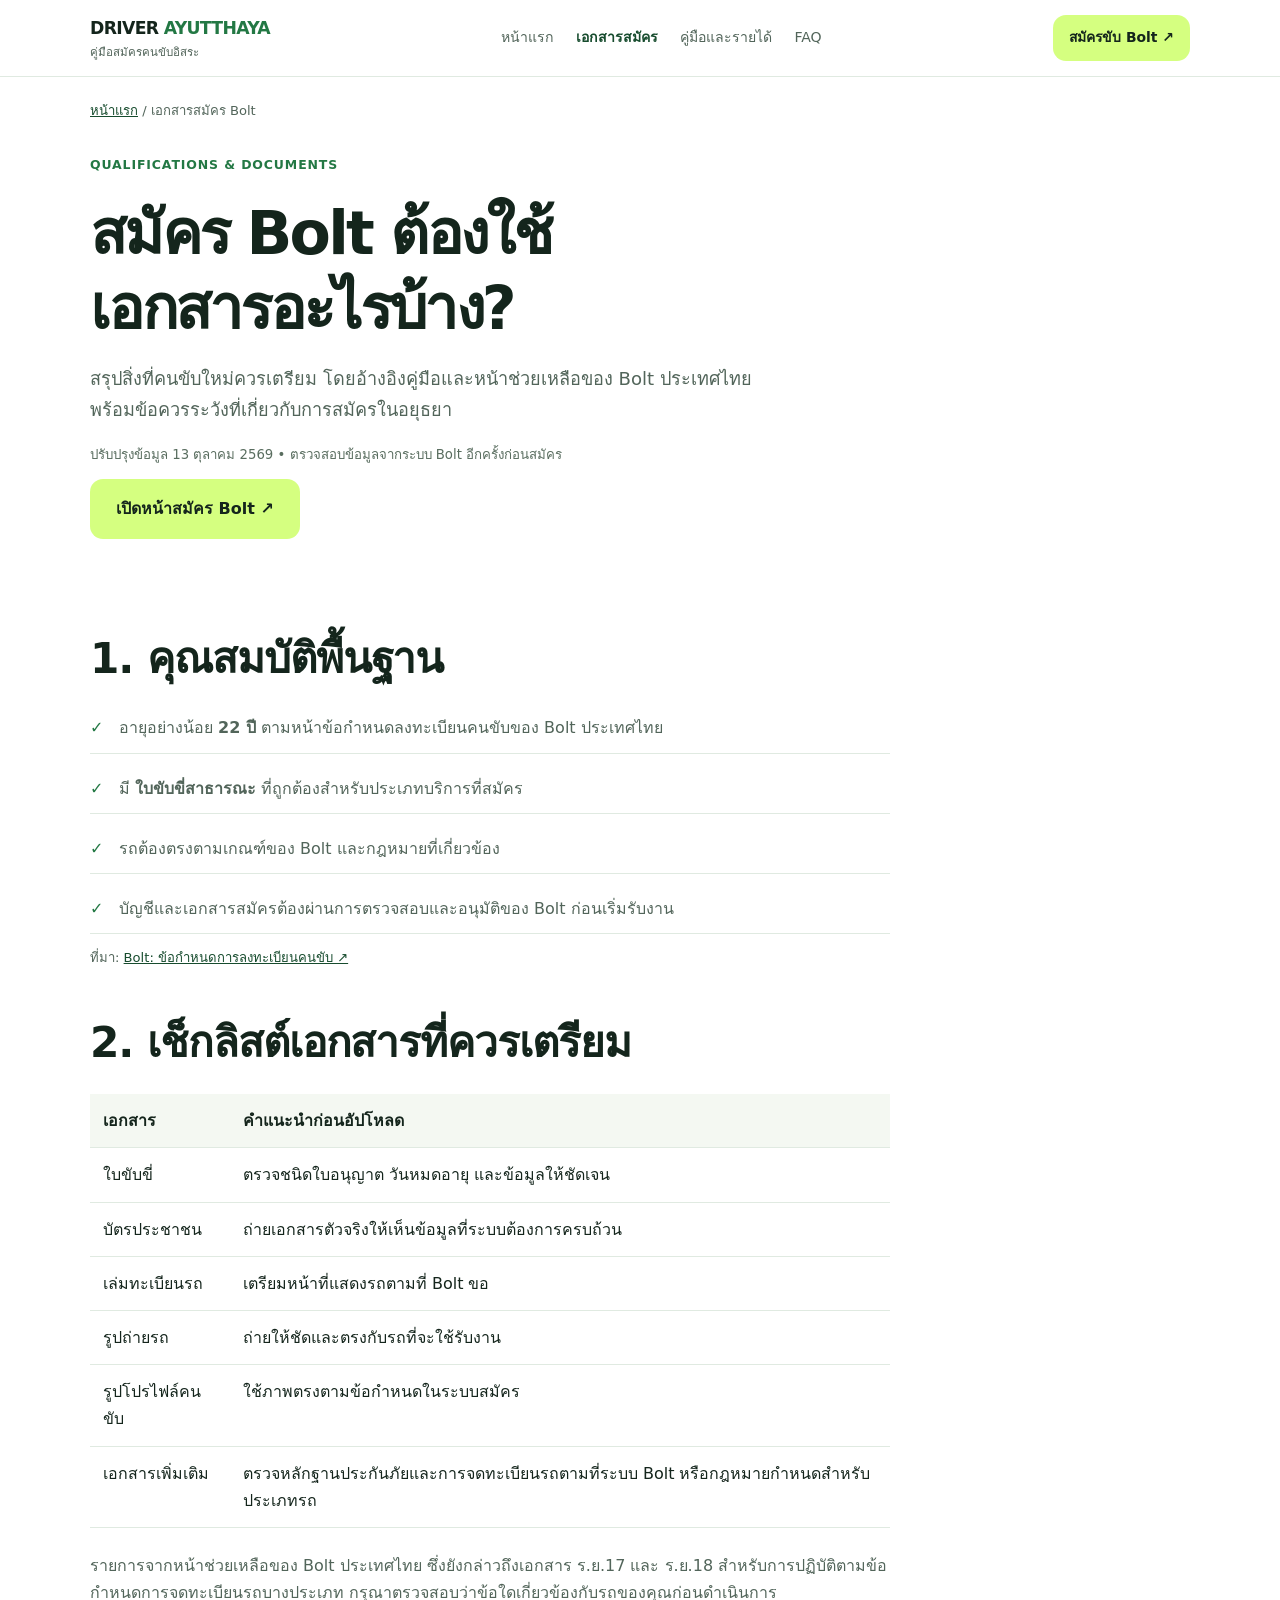
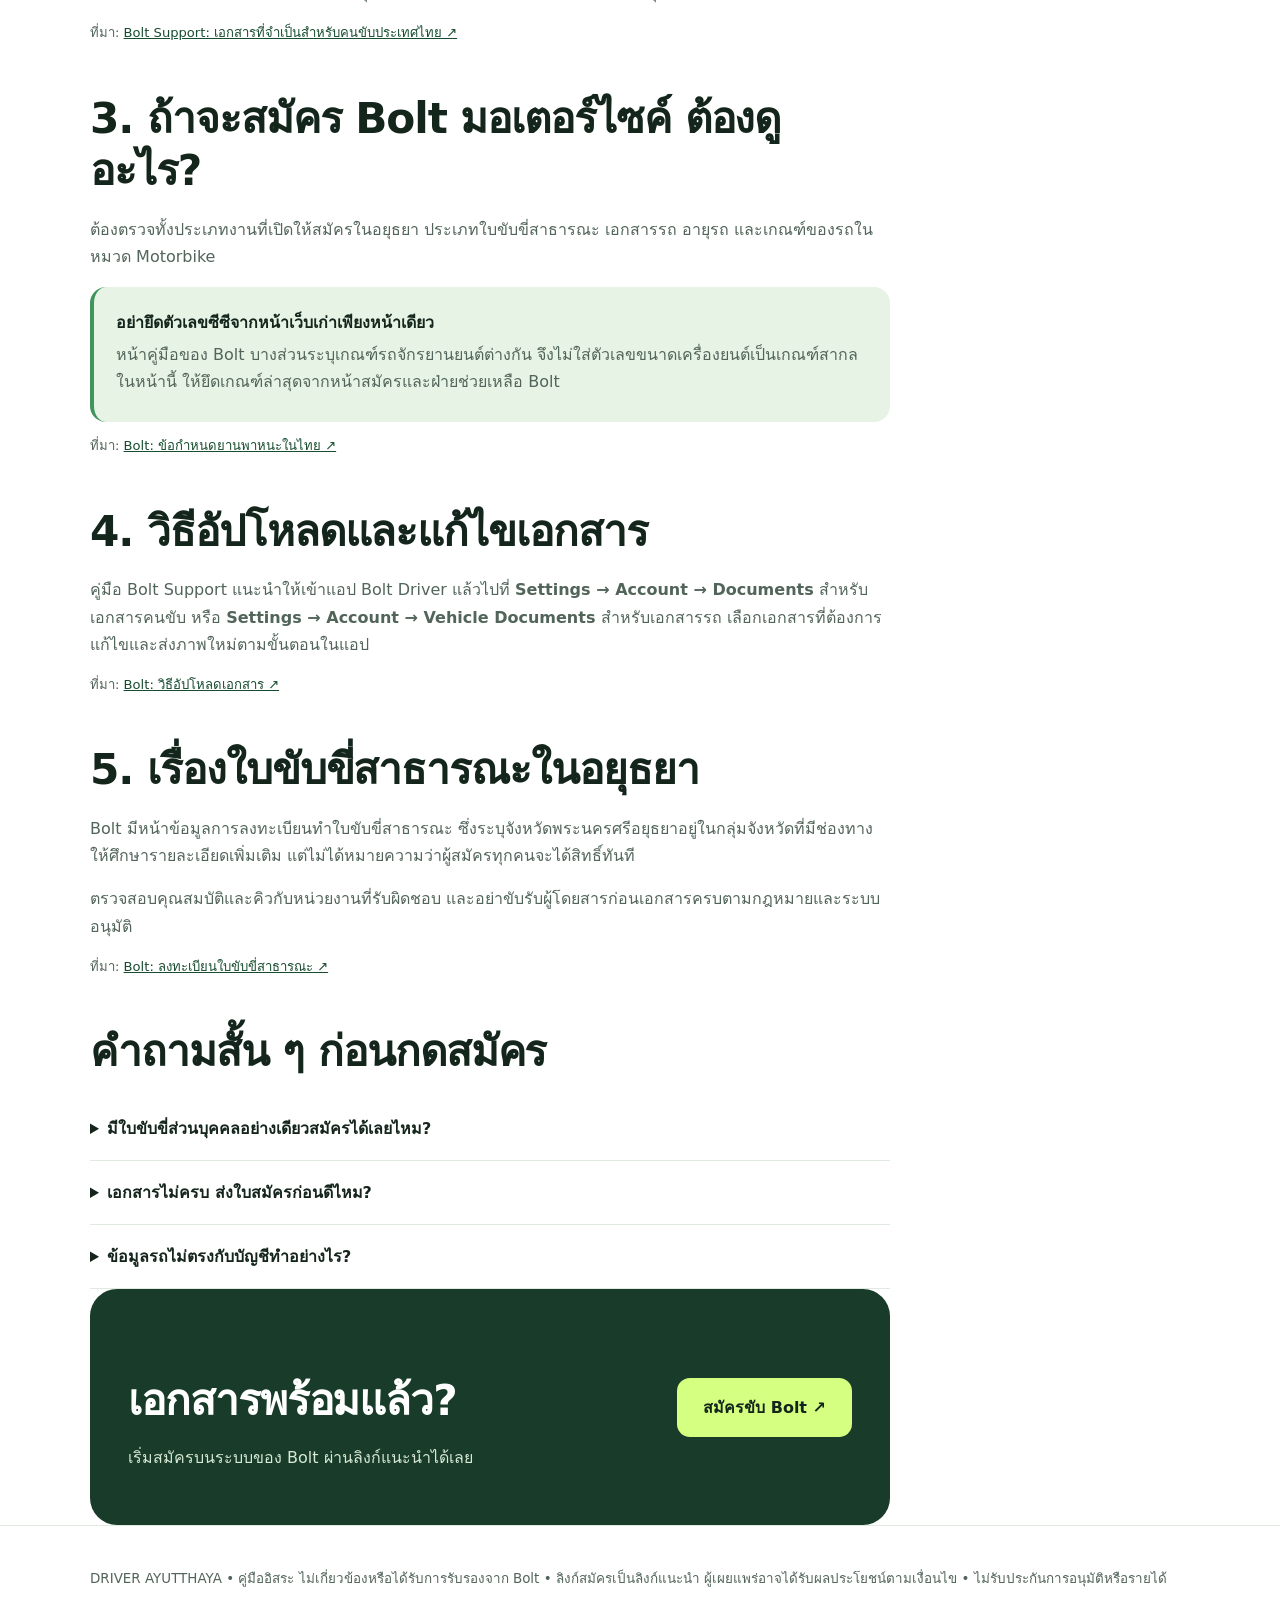
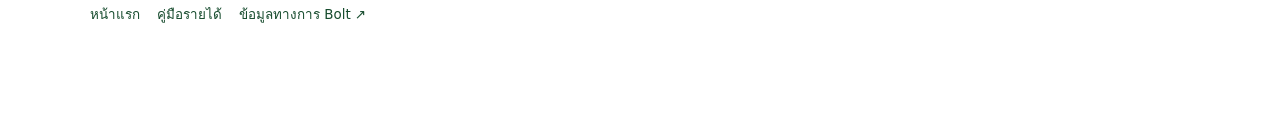
<file: documents.html>
<!doctype html>
<html lang="th"><head>
<meta charset="utf-8"><meta name="viewport" content="width=device-width,initial-scale=1">
<meta name="theme-color" content="#183c29"><meta name="robots" content="index,follow">
<title>เอกสารสมัคร Bolt และคุณสมบัติคนขับ 2569 | อยุธยา</title>
<meta name="description" content="เช็กเอกสารสมัคร Bolt ประเทศไทย ใบขับขี่สาธารณะ บัตรประชาชน เล่มทะเบียนรถ และเกณฑ์ที่ควรตรวจสอบก่อนสมัครขับ Bolt อยุธยา">
<link rel="canonical" href="https://washupman.github.io/bolt-ayutthaya/documents.html">
<link rel="icon" href="assets/favicon.svg" type="image/svg+xml"><link rel="stylesheet" href="assets/css/styles.css">
<meta property="og:type" content="article"><meta property="og:locale" content="th_TH">
<meta property="og:title" content="เอกสารและคุณสมบัติสมัคร Bolt Driver"><meta property="og:description" content="เตรียมเอกสารให้ครบก่อนสมัคร Bolt อยุธยา">
<meta property="og:url" content="https://washupman.github.io/bolt-ayutthaya/documents.html">
<script type="application/ld+json">{"@context":"https://schema.org","@type":"Article","headline":"เอกสารสมัคร Bolt และคุณสมบัติคนขับในอยุธยา","inLanguage":"th-TH","dateModified":"2026-10-13","mainEntityOfPage":"https://washupman.github.io/bolt-ayutthaya/documents.html","isAccessibleForFree":true}</script>
</head><body>
<a class="skip" href="#main">ข้ามไปเนื้อหา</a>
<header class="site-header"><div class="wrap nav"><a class="brand" href="./">DRIVER <span>AYUTTHAYA</span><small>คู่มือสมัครคนขับอิสระ</small></a>
<nav class="desktop-nav" aria-label="เมนูหลัก"><a href="./">หน้าแรก</a><a href="documents.html" aria-current="page">เอกสารสมัคร</a><a href="driver-guide.html">คู่มือและรายได้</a><a href="./#faq">FAQ</a></nav>
<a class="btn btn-small" href="https://partners.bolt.eu?refid=AAA1046694" rel="sponsored noopener noreferrer">สมัครขับ Bolt ↗</a>
<details class="mobile-menu"><summary>☰ เมนู</summary><div class="mobile-links"><a href="./">หน้าแรก</a><a href="documents.html">เอกสาร</a><a href="driver-guide.html">คู่มือรายได้</a><a href="./#faq">FAQ</a></div></details></div></header>
<main id="main" class="wrap">
<div class="breadcrumbs"><a href="./">หน้าแรก</a> / เอกสารสมัคร Bolt</div>
<section class="page-lead"><div class="kicker">Qualifications & documents</div><h1>สมัคร Bolt ต้องใช้<br>เอกสารอะไรบ้าง?</h1><p class="lead">สรุปสิ่งที่คนขับใหม่ควรเตรียม โดยอ้างอิงคู่มือและหน้าช่วยเหลือของ Bolt ประเทศไทย พร้อมข้อควรระวังที่เกี่ยวกับการสมัครในอยุธยา</p><p class="fine">ปรับปรุงข้อมูล 13 ตุลาคม 2569 • ตรวจสอบข้อมูลจากระบบ Bolt อีกครั้งก่อนสมัคร</p><a class="btn" href="https://partners.bolt.eu?refid=AAA1046694" rel="sponsored noopener noreferrer">เปิดหน้าสมัคร Bolt ↗</a></section>
<article class="article">
<section><h2>1. คุณสมบัติพื้นฐาน</h2>
<ul class="checklist"><li>อายุอย่างน้อย <strong>22 ปี</strong> ตามหน้าข้อกำหนดลงทะเบียนคนขับของ Bolt ประเทศไทย</li><li>มี <strong>ใบขับขี่สาธารณะ</strong> ที่ถูกต้องสำหรับประเภทบริการที่สมัคร</li><li>รถต้องตรงตามเกณฑ์ของ Bolt และกฎหมายที่เกี่ยวข้อง</li><li>บัญชีและเอกสารสมัครต้องผ่านการตรวจสอบและอนุมัติของ Bolt ก่อนเริ่มรับงาน</li></ul>
<p class="mini">ที่มา: <a href="https://bolt.eu/th-th/driver/guide/documents/" target="_blank" rel="noopener noreferrer">Bolt: ข้อกำหนดการลงทะเบียนคนขับ ↗</a></p></section>
<section><h2>2. เช็กลิสต์เอกสารที่ควรเตรียม</h2><table class="data-table"><thead><tr><th scope="col">เอกสาร</th><th scope="col">คำแนะนำก่อนอัปโหลด</th></tr></thead><tbody>
<tr><td>ใบขับขี่</td><td>ตรวจชนิดใบอนุญาต วันหมดอายุ และข้อมูลให้ชัดเจน</td></tr>
<tr><td>บัตรประชาชน</td><td>ถ่ายเอกสารตัวจริงให้เห็นข้อมูลที่ระบบต้องการครบถ้วน</td></tr>
<tr><td>เล่มทะเบียนรถ</td><td>เตรียมหน้าที่แสดงรถตามที่ Bolt ขอ</td></tr>
<tr><td>รูปถ่ายรถ</td><td>ถ่ายให้ชัดและตรงกับรถที่จะใช้รับงาน</td></tr>
<tr><td>รูปโปรไฟล์คนขับ</td><td>ใช้ภาพตรงตามข้อกำหนดในระบบสมัคร</td></tr>
<tr><td>เอกสารเพิ่มเติม</td><td>ตรวจหลักฐานประกันภัยและการจดทะเบียนรถตามที่ระบบ Bolt หรือกฎหมายกำหนดสำหรับประเภทรถ</td></tr>
</tbody></table>
<p>รายการจากหน้าช่วยเหลือของ Bolt ประเทศไทย ซึ่งยังกล่าวถึงเอกสาร ร.ย.17 และ ร.ย.18 สำหรับการปฏิบัติตามข้อกำหนดการจดทะเบียนรถบางประเภท กรุณาตรวจสอบว่าข้อใดเกี่ยวข้องกับรถของคุณก่อนดำเนินการ</p>
<p class="mini">ที่มา: <a href="https://bolt.eu/th-th/support/articles/4406002078610/" target="_blank" rel="noopener noreferrer">Bolt Support: เอกสารที่จำเป็นสำหรับคนขับประเทศไทย ↗</a></p></section>
<section><h2>3. ถ้าจะสมัคร Bolt มอเตอร์ไซค์ ต้องดูอะไร?</h2>
<p>ต้องตรวจทั้งประเภทงานที่เปิดให้สมัครในอยุธยา ประเภทใบขับขี่สาธารณะ เอกสารรถ อายุรถ และเกณฑ์ของรถในหมวด Motorbike</p>
<div class="note"><strong>อย่ายึดตัวเลขซีซีจากหน้าเว็บเก่าเพียงหน้าเดียว</strong><p>หน้าคู่มือของ Bolt บางส่วนระบุเกณฑ์รถจักรยานยนต์ต่างกัน จึงไม่ใส่ตัวเลขขนาดเครื่องยนต์เป็นเกณฑ์สากลในหน้านี้ ให้ยึดเกณฑ์ล่าสุดจากหน้าสมัครและฝ่ายช่วยเหลือ Bolt</p></div>
<p class="mini">ที่มา: <a href="https://bolt.eu/th-th/support/articles/4406008580882/" target="_blank" rel="noopener noreferrer">Bolt: ข้อกำหนดยานพาหนะในไทย ↗</a></p></section>
<section><h2>4. วิธีอัปโหลดและแก้ไขเอกสาร</h2><p>คู่มือ Bolt Support แนะนำให้เข้าแอป Bolt Driver แล้วไปที่ <strong>Settings → Account → Documents</strong> สำหรับเอกสารคนขับ หรือ <strong>Settings → Account → Vehicle Documents</strong> สำหรับเอกสารรถ เลือกเอกสารที่ต้องการแก้ไขและส่งภาพใหม่ตามขั้นตอนในแอป</p>
<p class="mini">ที่มา: <a href="https://bolt.eu/th-th/support/articles/360006314654/" target="_blank" rel="noopener noreferrer">Bolt: วิธีอัปโหลดเอกสาร ↗</a></p></section>
<section><h2>5. เรื่องใบขับขี่สาธารณะในอยุธยา</h2><p>Bolt มีหน้าข้อมูลการลงทะเบียนทำใบขับขี่สาธารณะ ซึ่งระบุจังหวัดพระนครศรีอยุธยาอยู่ในกลุ่มจังหวัดที่มีช่องทางให้ศึกษารายละเอียดเพิ่มเติม แต่ไม่ได้หมายความว่าผู้สมัครทุกคนจะได้สิทธิ์ทันที</p><p>ตรวจสอบคุณสมบัติและคิวกับหน่วยงานที่รับผิดชอบ และอย่าขับรับผู้โดยสารก่อนเอกสารครบตามกฎหมายและระบบอนุมัติ</p>
<p class="mini">ที่มา: <a href="https://bolt.eu/th-th/driver/guide/public-driver-license/" target="_blank" rel="noopener noreferrer">Bolt: ลงทะเบียนใบขับขี่สาธารณะ ↗</a></p></section>
<section><h2>คำถามสั้น ๆ ก่อนกดสมัคร</h2><div class="faq"><details><summary>มีใบขับขี่ส่วนบุคคลอย่างเดียวสมัครได้เลยไหม?</summary><p>ต้องตรวจเกณฑ์ล่าสุด เพราะหน้าข้อกำหนดของ Bolt ระบุใบขับขี่สาธารณะ และการให้บริการรับส่งผู้โดยสารต้องเป็นไปตามกฎหมาย</p></details>
<details><summary>เอกสารไม่ครบ ส่งใบสมัครก่อนดีไหม?</summary><p>ควรเตรียมให้พร้อมที่สุดก่อนเริ่ม การขาดเอกสารอาจทำให้กระบวนการตรวจสอบล่าช้า และห้ามเริ่มขับจนผ่านขั้นตอนอนุมัติ</p></details>
<details><summary>ข้อมูลรถไม่ตรงกับบัญชีทำอย่างไร?</summary><p>แก้ไขผ่านส่วนเอกสารรถในแอป Bolt Driver หรือติดต่อฝ่ายช่วยเหลือ Bolt โดยตรง</p></details></div></section>
<section><div class="final-cta"><div><h2>เอกสารพร้อมแล้ว?</h2><p>เริ่มสมัครบนระบบของ Bolt ผ่านลิงก์แนะนำได้เลย</p></div><a class="btn" href="https://partners.bolt.eu?refid=AAA1046694" rel="sponsored noopener noreferrer">สมัครขับ Bolt ↗</a></div></section>
</article></main>
<footer class="site-footer"><div class="wrap"><p>DRIVER AYUTTHAYA • คู่มืออิสระ ไม่เกี่ยวข้องหรือได้รับการรับรองจาก Bolt • ลิงก์สมัครเป็นลิงก์แนะนำ ผู้เผยแพร่อาจได้รับผลประโยชน์ตามเงื่อนไข • ไม่รับประกันการอนุมัติหรือรายได้</p><div class="footer-links"><a href="./">หน้าแรก</a><a href="driver-guide.html">คู่มือรายได้</a><a href="https://bolt.eu/th-th/driver/guide/" rel="noopener noreferrer">ข้อมูลทางการ Bolt ↗</a></div></div></footer>
<div class="mobile-sticky"><a class="btn" href="https://partners.bolt.eu?refid=AAA1046694" rel="sponsored noopener noreferrer">สมัคร Bolt ผ่านลิงก์แนะนำ ↗</a></div>
</body></html>
</file>
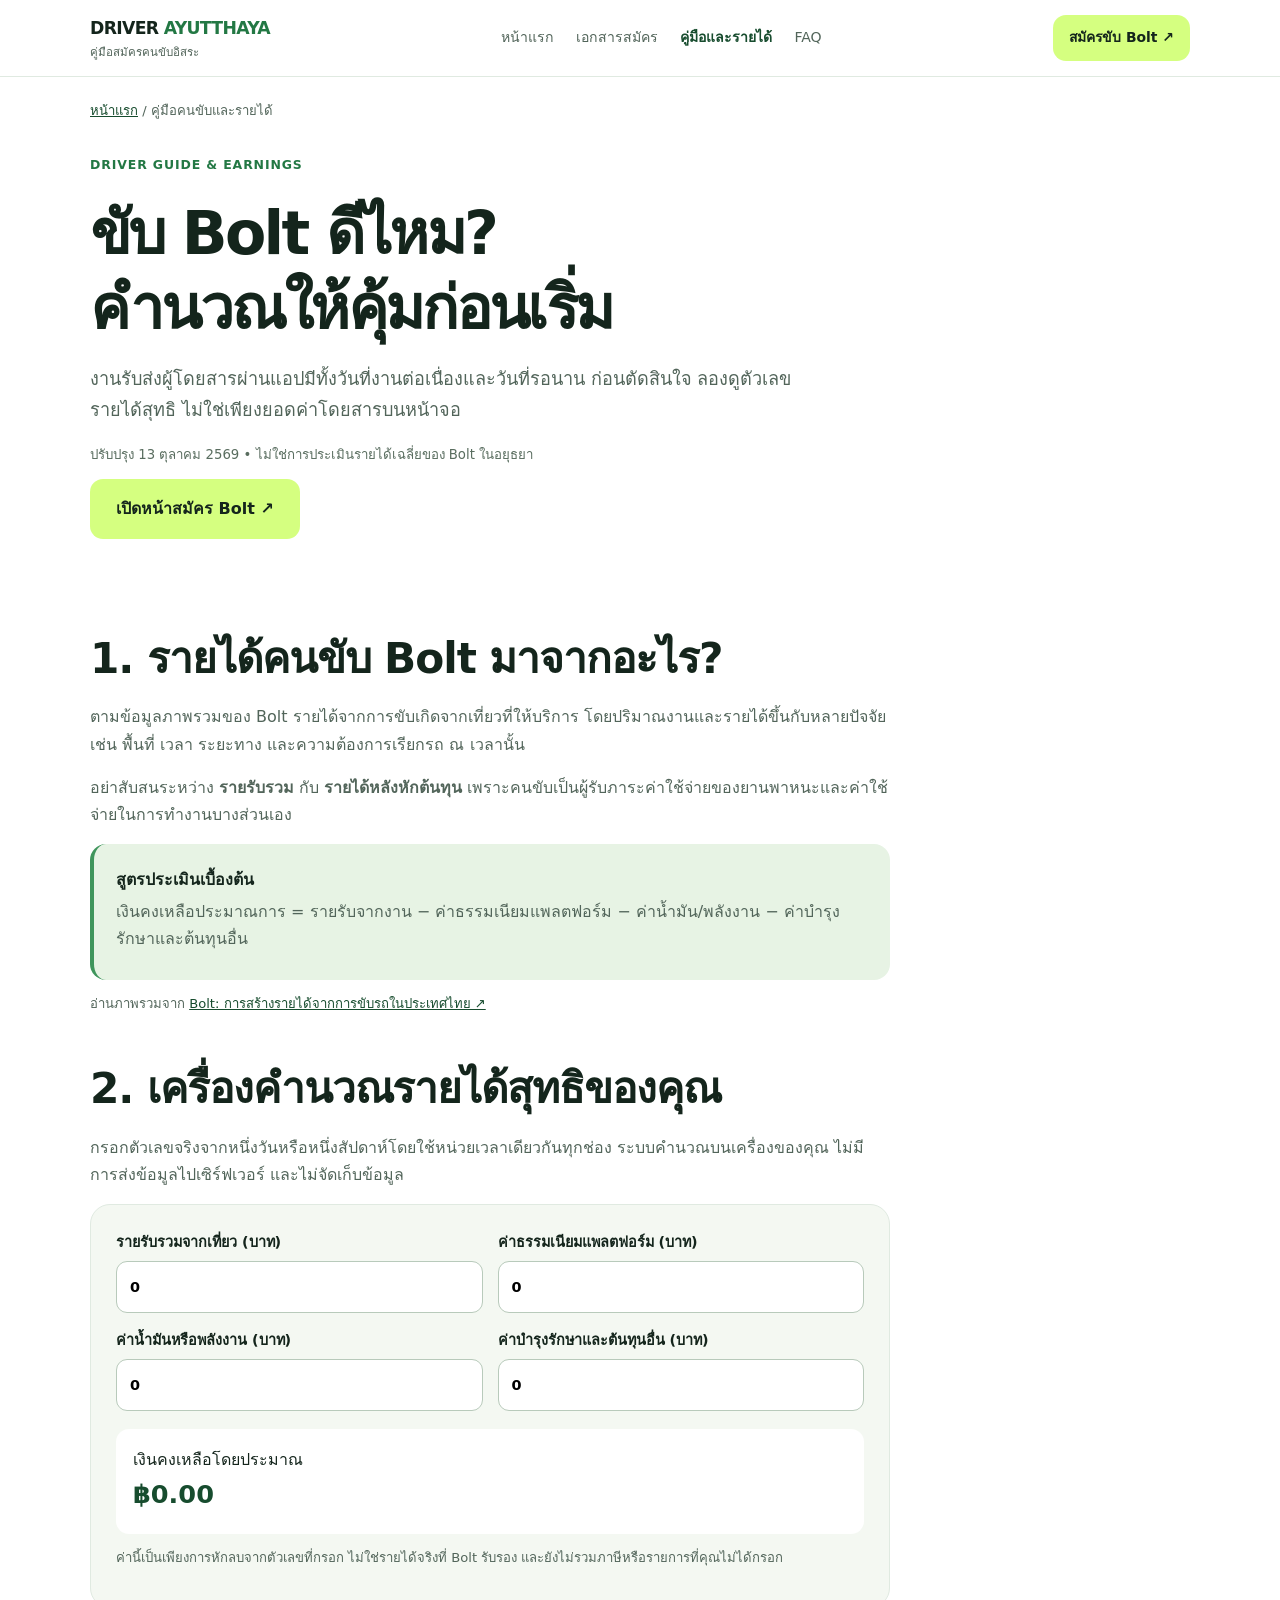
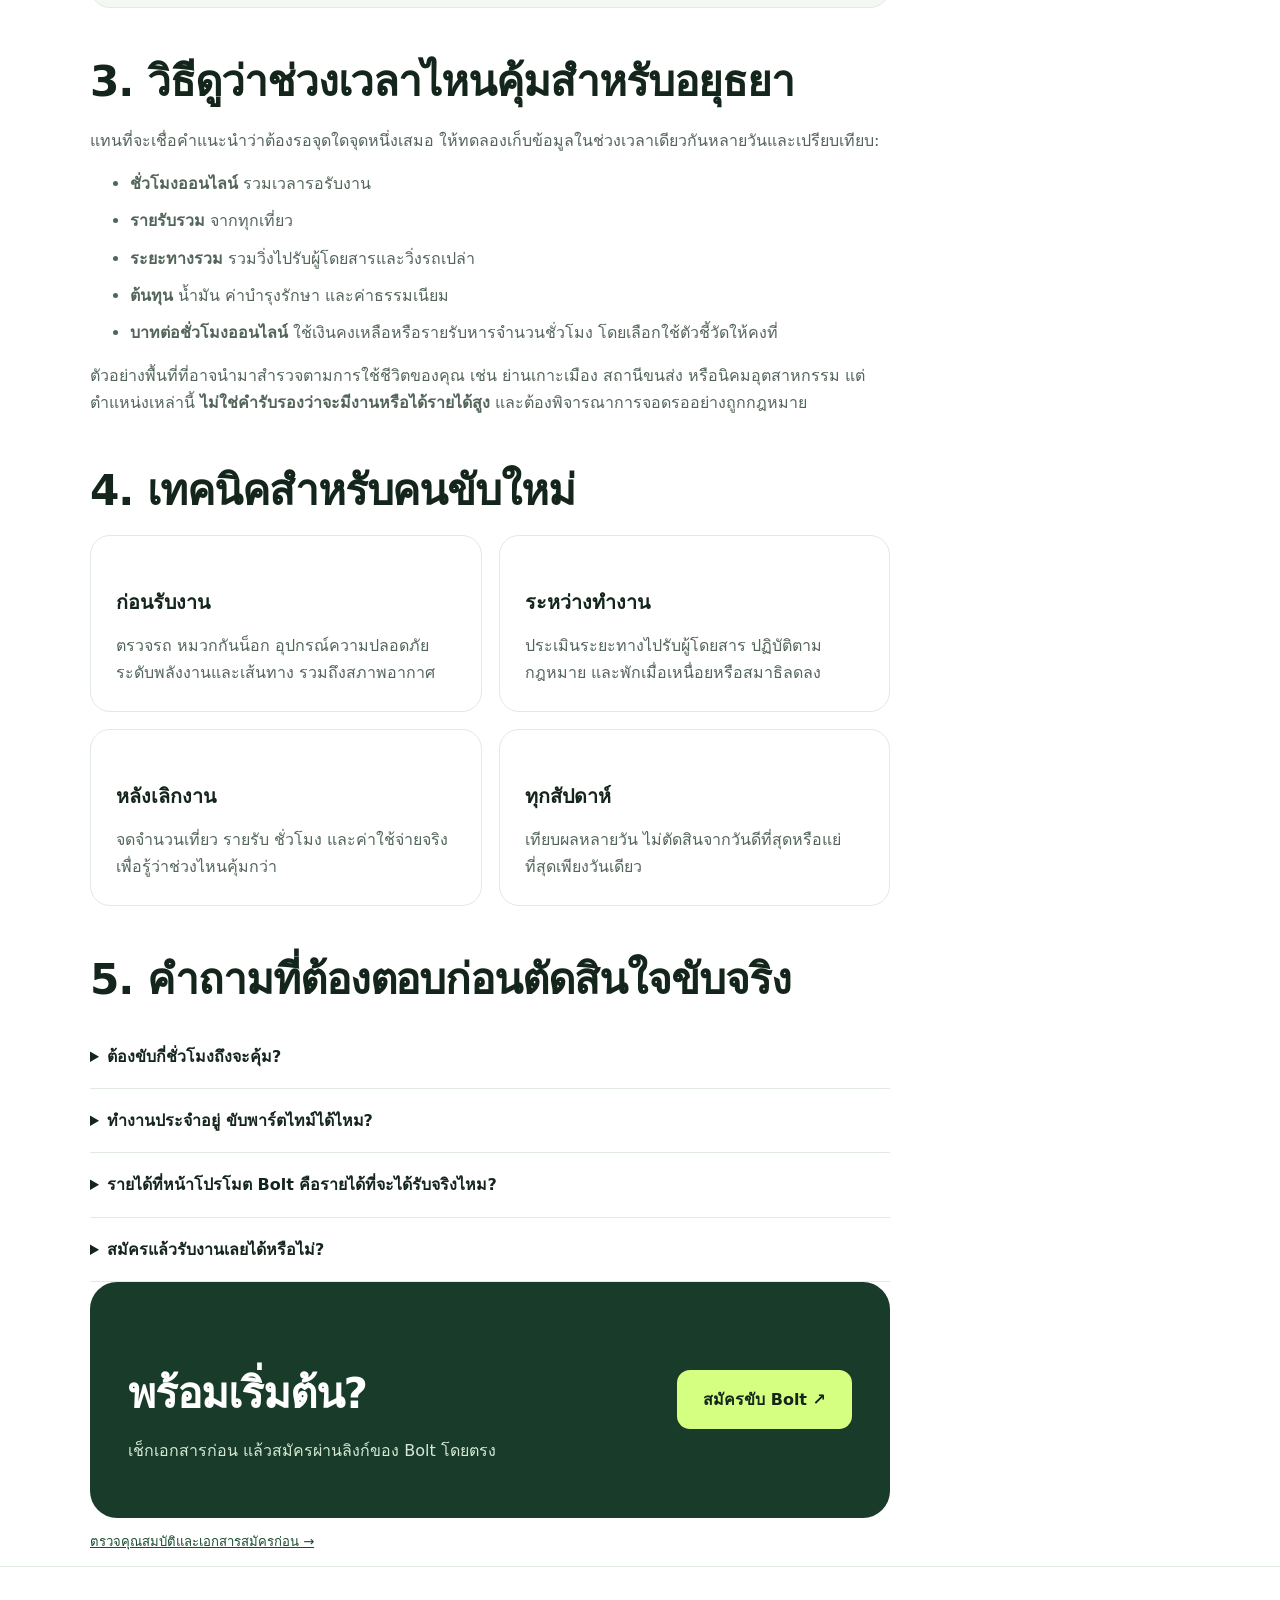
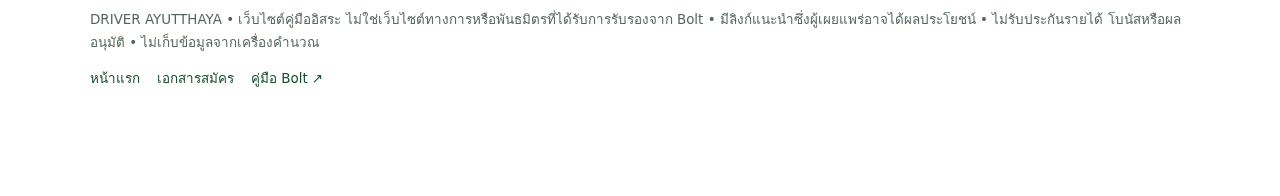
<file: driver-guide.html>
<!doctype html>
<html lang="th"><head>
<meta charset="utf-8"><meta name="viewport" content="width=device-width,initial-scale=1">
<meta name="theme-color" content="#183c29"><meta name="robots" content="index,follow">
<title>ขับ Bolt ดีไหม? รายได้สุทธิและคู่มือคนขับอยุธยา 2569</title>
<meta name="description" content="คู่มือคนขับ Bolt อยุธยา วางแผนเวลาและพื้นที่ วิธีคิดรายได้สุทธิหลังหักค่าน้ำมัน ค่าธรรมเนียม และต้นทุน พร้อมเครื่องคำนวณฟรี">
<link rel="canonical" href="https://washupman.github.io/bolt-ayutthaya/driver-guide.html">
<link rel="icon" href="assets/favicon.svg" type="image/svg+xml"><link rel="stylesheet" href="assets/css/styles.css">
<meta property="og:type" content="article"><meta property="og:locale" content="th_TH">
<meta property="og:title" content="ขับ Bolt ดีไหม? คู่มือรายได้สุทธิสำหรับคนขับอยุธยา">
<meta property="og:description" content="แนวทางคิดต้นทุนและวิธีประเมินว่าขับคุ้มหรือไม่ พร้อมเครื่องคำนวณจากข้อมูลจริงของคุณ">
<meta property="og:url" content="https://washupman.github.io/bolt-ayutthaya/driver-guide.html">
<script type="application/ld+json">{"@context":"https://schema.org","@type":"Article","headline":"ขับ Bolt ดีไหม? คู่มือรายได้สุทธิและวางแผนการขับในอยุธยา","inLanguage":"th-TH","dateModified":"2026-10-13","mainEntityOfPage":"https://washupman.github.io/bolt-ayutthaya/driver-guide.html","isAccessibleForFree":true}</script>
</head><body>
<a class="skip" href="#main">ข้ามไปเนื้อหา</a>
<header class="site-header"><div class="wrap nav"><a class="brand" href="./">DRIVER <span>AYUTTHAYA</span><small>คู่มือสมัครคนขับอิสระ</small></a>
<nav class="desktop-nav" aria-label="เมนูหลัก"><a href="./">หน้าแรก</a><a href="documents.html">เอกสารสมัคร</a><a href="driver-guide.html" aria-current="page">คู่มือและรายได้</a><a href="./#faq">FAQ</a></nav>
<a class="btn btn-small" href="https://partners.bolt.eu?refid=AAA1046694" rel="sponsored noopener noreferrer">สมัครขับ Bolt ↗</a>
<details class="mobile-menu"><summary>☰ เมนู</summary><div class="mobile-links"><a href="./">หน้าแรก</a><a href="documents.html">เอกสาร</a><a href="driver-guide.html">คู่มือรายได้</a><a href="./#faq">FAQ</a></div></details></div></header>
<main id="main" class="wrap"><div class="breadcrumbs"><a href="./">หน้าแรก</a> / คู่มือคนขับและรายได้</div>
<section class="page-lead"><div class="kicker">Driver guide & earnings</div><h1>ขับ Bolt ดีไหม?<br>คำนวณให้คุ้มก่อนเริ่ม</h1><p class="lead">งานรับส่งผู้โดยสารผ่านแอปมีทั้งวันที่งานต่อเนื่องและวันที่รอนาน ก่อนตัดสินใจ ลองดูตัวเลขรายได้สุทธิ ไม่ใช่เพียงยอดค่าโดยสารบนหน้าจอ</p><p class="fine">ปรับปรุง 13 ตุลาคม 2569 • ไม่ใช่การประเมินรายได้เฉลี่ยของ Bolt ในอยุธยา</p><a class="btn" href="https://partners.bolt.eu?refid=AAA1046694" rel="sponsored noopener noreferrer">เปิดหน้าสมัคร Bolt ↗</a></section>
<article class="article">
<section><h2>1. รายได้คนขับ Bolt มาจากอะไร?</h2><p>ตามข้อมูลภาพรวมของ Bolt รายได้จากการขับเกิดจากเที่ยวที่ให้บริการ โดยปริมาณงานและรายได้ขึ้นกับหลายปัจจัย เช่น พื้นที่ เวลา ระยะทาง และความต้องการเรียกรถ ณ เวลานั้น</p><p>อย่าสับสนระหว่าง <strong>รายรับรวม</strong> กับ <strong>รายได้หลังหักต้นทุน</strong> เพราะคนขับเป็นผู้รับภาระค่าใช้จ่ายของยานพาหนะและค่าใช้จ่ายในการทำงานบางส่วนเอง</p>
<div class="note"><strong>สูตรประเมินเบื้องต้น</strong><p>เงินคงเหลือประมาณการ = รายรับจากงาน − ค่าธรรมเนียมแพลตฟอร์ม − ค่าน้ำมัน/พลังงาน − ค่าบำรุงรักษาและต้นทุนอื่น</p></div>
<p class="mini">อ่านภาพรวมจาก <a href="https://bolt.eu/th-th/driver/earn/thailand/" target="_blank" rel="noopener noreferrer">Bolt: การสร้างรายได้จากการขับรถในประเทศไทย ↗</a></p></section>
<section id="calculator"><h2>2. เครื่องคำนวณรายได้สุทธิของคุณ</h2><p>กรอกตัวเลขจริงจากหนึ่งวันหรือหนึ่งสัปดาห์โดยใช้หน่วยเวลาเดียวกันทุกช่อง ระบบคำนวณบนเครื่องของคุณ ไม่มีการส่งข้อมูลไปเซิร์ฟเวอร์ และไม่จัดเก็บข้อมูล</p>
<div class="calculator"><form id="earnings-calculator" autocomplete="off">
<div class="calc-fields">
<label>รายรับรวมจากเที่ยว (บาท)<input type="number" inputmode="decimal" name="gross" min="0" step="0.01" value="0" aria-label="รายรับรวมจากเที่ยว"></label>
<label>ค่าธรรมเนียมแพลตฟอร์ม (บาท)<input type="number" inputmode="decimal" name="fees" min="0" step="0.01" value="0" aria-label="ค่าธรรมเนียมแพลตฟอร์ม"></label>
<label>ค่าน้ำมันหรือพลังงาน (บาท)<input type="number" inputmode="decimal" name="fuel" min="0" step="0.01" value="0" aria-label="ค่าน้ำมันหรือพลังงาน"></label>
<label>ค่าบำรุงรักษาและต้นทุนอื่น (บาท)<input type="number" inputmode="decimal" name="upkeep" min="0" step="0.01" value="0" aria-label="ค่าบำรุงรักษาและต้นทุนอื่น"></label>
</div><div class="calc-result"><div>เงินคงเหลือโดยประมาณ</div><strong id="net-result" aria-live="polite">฿0.00</strong></div>
</form><p class="mini">ค่านี้เป็นเพียงการหักลบจากตัวเลขที่กรอก ไม่ใช่รายได้จริงที่ Bolt รับรอง และยังไม่รวมภาษีหรือรายการที่คุณไม่ได้กรอก</p></div></section>
<section><h2>3. วิธีดูว่าช่วงเวลาไหนคุ้มสำหรับอยุธยา</h2><p>แทนที่จะเชื่อคำแนะนำว่าต้องรอจุดใดจุดหนึ่งเสมอ ให้ทดลองเก็บข้อมูลในช่วงเวลาเดียวกันหลายวันและเปรียบเทียบ:</p>
<ul><li><strong>ชั่วโมงออนไลน์</strong> รวมเวลารอรับงาน</li><li><strong>รายรับรวม</strong> จากทุกเที่ยว</li><li><strong>ระยะทางรวม</strong> รวมวิ่งไปรับผู้โดยสารและวิ่งรถเปล่า</li><li><strong>ต้นทุน</strong> น้ำมัน ค่าบำรุงรักษา และค่าธรรมเนียม</li><li><strong>บาทต่อชั่วโมงออนไลน์</strong> ใช้เงินคงเหลือหรือรายรับหารจำนวนชั่วโมง โดยเลือกใช้ตัวชี้วัดให้คงที่</li></ul>
<p>ตัวอย่างพื้นที่ที่อาจนำมาสำรวจตามการใช้ชีวิตของคุณ เช่น ย่านเกาะเมือง สถานีขนส่ง หรือนิคมอุตสาหกรรม แต่ตำแหน่งเหล่านี้ <strong>ไม่ใช่คำรับรองว่าจะมีงานหรือได้รายได้สูง</strong> และต้องพิจารณาการจอดรออย่างถูกกฎหมาย</p></section>
<section><h2>4. เทคนิคสำหรับคนขับใหม่</h2><div class="grid2"><div class="card"><h3>ก่อนรับงาน</h3><p>ตรวจรถ หมวกกันน็อก อุปกรณ์ความปลอดภัย ระดับพลังงานและเส้นทาง รวมถึงสภาพอากาศ</p></div><div class="card"><h3>ระหว่างทำงาน</h3><p>ประเมินระยะทางไปรับผู้โดยสาร ปฏิบัติตามกฎหมาย และพักเมื่อเหนื่อยหรือสมาธิลดลง</p></div><div class="card"><h3>หลังเลิกงาน</h3><p>จดจำนวนเที่ยว รายรับ ชั่วโมง และค่าใช้จ่ายจริง เพื่อรู้ว่าช่วงไหนคุ้มกว่า</p></div><div class="card"><h3>ทุกสัปดาห์</h3><p>เทียบผลหลายวัน ไม่ตัดสินจากวันดีที่สุดหรือแย่ที่สุดเพียงวันเดียว</p></div></div></section>
<section><h2>5. คำถามที่ต้องตอบก่อนตัดสินใจขับจริง</h2><div class="faq"><details><summary>ต้องขับกี่ชั่วโมงถึงจะคุ้ม?</summary><p>ขึ้นกับค่าใช้จ่ายและค่าเสียโอกาสของคุณ ใช้ข้อมูลรายรับสุทธิหารชั่วโมงออนไลน์ แล้วเทียบกับเป้าหมายส่วนตัว ไม่มีชั่วโมงที่รับประกันว่าคุ้มทุกคน</p></details>
<details><summary>ทำงานประจำอยู่ ขับพาร์ตไทม์ได้ไหม?</summary><p>Bolt สื่อสารเรื่องการเลือกเวลาออนไลน์ได้เอง แต่ยังต้องตรวจเงื่อนไขบัญชีและเวลาที่สามารถรับงานในพื้นที่ก่อนเริ่ม</p></details>
<details><summary>รายได้ที่หน้าโปรโมต Bolt คือรายได้ที่จะได้รับจริงไหม?</summary><p>ไม่ใช่การรับประกันรายได้ของทุกคน จำนวนเที่ยว เวลา สถานที่ และต้นทุนทำให้ผลจริงต่างกันอย่างมาก</p></details>
<details><summary>สมัครแล้วรับงานเลยได้หรือไม่?</summary><p>ต้องได้รับการอนุมัติครบขั้นตอนจาก Bolt และมีเอกสาร/ใบอนุญาตตามกฎหมายก่อนรับผู้โดยสาร</p></details></div></section>
<section><div class="final-cta"><div><h2>พร้อมเริ่มต้น?</h2><p>เช็กเอกสารก่อน แล้วสมัครผ่านลิงก์ของ Bolt โดยตรง</p></div><a class="btn" href="https://partners.bolt.eu?refid=AAA1046694" rel="sponsored noopener noreferrer">สมัครขับ Bolt ↗</a></div><p class="mini"><a href="documents.html">ตรวจคุณสมบัติและเอกสารสมัครก่อน →</a></p></section>
</article></main>
<footer class="site-footer"><div class="wrap"><p>DRIVER AYUTTHAYA • เว็บไซต์คู่มืออิสระ ไม่ใช่เว็บไซต์ทางการหรือพันธมิตรที่ได้รับการรับรองจาก Bolt • มีลิงก์แนะนำซึ่งผู้เผยแพร่อาจได้ผลประโยชน์ • ไม่รับประกันรายได้ โบนัสหรือผลอนุมัติ • ไม่เก็บข้อมูลจากเครื่องคำนวณ</p><div class="footer-links"><a href="./">หน้าแรก</a><a href="documents.html">เอกสารสมัคร</a><a href="https://bolt.eu/th-th/driver/guide/" rel="noopener noreferrer">คู่มือ Bolt ↗</a></div></div></footer>
<div class="mobile-sticky"><a class="btn" href="https://partners.bolt.eu?refid=AAA1046694" rel="sponsored noopener noreferrer">สมัคร Bolt ผ่านลิงก์แนะนำ ↗</a></div>
<script src="assets/js/main.js" defer></script>
</body></html>
</file>
<file: assets/css/styles.css>
:root{--ink:#14251c;--muted:#52655a;--brand:#237844;--brand-dark:#174c2e;--lime:#d5ff80;--soft:#f4f8f2;--line:#e0eae1;--white:#fff;--radius:20px;--shadow:0 18px 45px rgba(22,59,37,.09)}*{box-sizing:border-box}html{scroll-behavior:smooth;scroll-padding-top:92px}body{margin:0;font-family:system-ui,-apple-system,"Noto Sans Thai",Tahoma,sans-serif;background:#fff;color:var(--ink);line-height:1.7}a{color:var(--brand-dark)}a:focus-visible,button:focus-visible,input:focus-visible,summary:focus-visible{outline:3px solid #439e69;outline-offset:3px}h1,h2,h3,p{overflow-wrap:break-word}h1,h2,h3{line-height:1.25}h1{font-size:clamp(2.45rem,5.6vw,4.7rem);letter-spacing:-.045em;margin:20px 0 18px}h2{font-size:clamp(1.8rem,3.3vw,2.7rem);letter-spacing:-.025em;margin:12px 0 18px}h3{font-size:1.23rem;margin:14px 0 10px}p{color:var(--muted)}.wrap{width:min(1100px,calc(100% - 40px));margin:auto}.skip{position:absolute;top:-100px;left:10px;background:var(--lime);padding:10px;z-index:40}.skip:focus{top:10px}.site-header{position:sticky;top:0;z-index:20;background:rgba(255,255,255,.97);border-bottom:1px solid var(--line);backdrop-filter:blur(12px)}.nav{display:flex;align-items:center;justify-content:space-between;gap:14px;min-height:76px}.brand{font-size:1.08rem;font-weight:850;text-decoration:none;letter-spacing:-.04em;color:var(--ink)}.brand span{color:var(--brand)}.brand small{display:block;font-size:.72rem;font-weight:550;letter-spacing:0;color:var(--muted)}.desktop-nav{display:flex;align-items:center;gap:22px}.desktop-nav a{font-size:.88rem;text-decoration:none;color:var(--muted)}.desktop-nav a:hover,.link:hover{text-decoration:underline}.desktop-nav a[aria-current=page]{font-weight:800;color:var(--brand-dark)}.btn{display:inline-flex;align-items:center;justify-content:center;gap:8px;text-align:center;border-radius:13px;background:var(--lime);color:var(--ink);padding:14px 24px;font-weight:800;text-decoration:none;border:2px solid transparent;min-height:50px;transition:transform .15s,background .15s}.btn:hover{transform:translateY(-2px);background:#c5f664}.btn-dark{background:var(--ink);color:#fff}.btn-dark:hover{background:var(--brand-dark)}.btn-outline{background:transparent;border-color:#bccfbe}.btn-outline:hover{background:#e8f4e6}.btn-small{padding:9px 14px;min-height:42px;font-size:.87rem}.mobile-menu{display:none;position:relative}.mobile-menu summary{cursor:pointer;border:1px solid var(--line);padding:9px 12px;border-radius:10px;font-weight:800;list-style:none}.mobile-menu summary::-webkit-details-marker{display:none}.mobile-links{position:absolute;right:0;top:50px;width:230px;background:#fff;box-shadow:var(--shadow);border:1px solid var(--line);border-radius:14px;padding:12px;display:grid;gap:4px}.mobile-links a{padding:10px;color:var(--ink);text-decoration:none}.hero{background:linear-gradient(138deg,#f2f8f0 0%,#f9fcf7 75%)}.hero-inner{display:grid;grid-template-columns:1.08fr .92fr;align-items:center;gap:36px;padding:72px 0}.eyebrow,.kicker{font-size:.78rem;font-weight:850;letter-spacing:.07em;color:var(--brand);text-transform:uppercase}.eyebrow{display:inline-block;background:#e2f3da;border-radius:40px;padding:7px 13px}.hero h1 em{font-style:normal;color:var(--brand)}.lead{font-size:1.13rem;max-width:710px}.actions{display:flex;flex-wrap:wrap;gap:12px;margin:26px 0}.fine,.disclosure{font-size:.83rem;color:#596d5f}.hero-panel{min-height:360px;border-radius:30px;padding:32px;background:#183c29;position:relative;overflow:hidden;display:flex;align-items:flex-end}.hero-panel:before{content:"";position:absolute;width:310px;height:310px;border:55px solid #a8ec86;opacity:.85;border-radius:50%;right:-96px;top:-102px}.hero-panel:after{content:"";position:absolute;width:170px;height:170px;border:1px solid rgba(255,255,255,.4);border-radius:50%;left:-55px;bottom:-80px}.hero-panel .panel-body{position:relative;z-index:1;color:#fff}.hero-panel strong{display:block;font-size:2rem;line-height:1.18}.hero-panel p{color:#d7e8d5}.pill-row{display:flex;gap:8px;flex-wrap:wrap;margin:16px 0}.pill{display:inline-block;padding:6px 12px;background:#ffffff21;color:#fff;border-radius:30px;font-size:.82rem}.section{padding:75px 0}.section-soft{background:var(--soft)}.section-heading{max-width:760px;margin-bottom:28px}.grid3{display:grid;grid-template-columns:repeat(3,1fr);gap:17px}.grid2{display:grid;grid-template-columns:repeat(2,1fr);gap:17px}.card{border:1px solid var(--line);border-radius:var(--radius);padding:25px;background:#fff}.card p:last-child{margin-bottom:0}.card-icon{width:48px;height:48px;display:grid;place-items:center;background:#e8f7df;border-radius:13px;font-size:1.35rem}.step{border-top:3px solid #47a463;padding-top:18px}.step-num{font-weight:900;color:#80b893;font-size:2.7rem;line-height:1}.checklist{padding:0;list-style:none;margin:0}.checklist li{position:relative;padding:11px 0 11px 29px;border-bottom:1px solid var(--line)}.checklist li:before{content:"✓";position:absolute;left:0;color:var(--brand);font-weight:900}.note{padding:22px;border-radius:16px;background:#e7f3e4;border-left:4px solid #3f955c}.note p{margin:5px 0}.quote{font-size:.9rem;color:#526859}.inline-cta{margin-top:30px}.faq{max-width:850px}.faq details{border-bottom:1px solid var(--line);padding:18px 0}.faq summary{cursor:pointer;font-weight:800}.faq details p{margin-bottom:0}.final-cta{padding:38px;border-radius:27px;background:#183c29;color:#fff;display:flex;justify-content:space-between;gap:30px;align-items:center}.final-cta h2{color:#fff;margin:10px 0}.final-cta p{color:#d7e8d5}.final-cta .btn{flex-shrink:0}.site-footer{border-top:1px solid var(--line);padding:28px 0 105px;font-size:.84rem;color:var(--muted)}.footer-links{display:flex;gap:17px;flex-wrap:wrap}.footer-links a{text-decoration:none}.mini{font-size:.82rem}.breadcrumbs{padding-top:23px;font-size:.82rem;color:var(--muted)}.breadcrumbs a{text-decoration:underline}.page-lead{padding:32px 0 46px}.page-lead h1{font-size:clamp(2.1rem,4.7vw,3.9rem)}.article{max-width:800px}.article h2{margin-top:48px}.article h3{margin-top:30px}.article li{margin-bottom:10px;color:var(--muted)}.article a:not(.btn){text-decoration:underline}.data-table{border-collapse:collapse;width:100%;margin:24px 0}.data-table th,.data-table td{padding:13px;text-align:left;border-bottom:1px solid var(--line);vertical-align:top}.data-table th{background:var(--soft)}.calculator{background:#f4f8f2;border:1px solid var(--line);border-radius:20px;padding:25px}.calc-fields{display:grid;grid-template-columns:repeat(2,1fr);gap:15px}.calc-fields label{display:block;font-weight:650;font-size:.9rem}.calc-fields input{display:block;margin-top:6px;width:100%;border:1px solid #b8cabb;border-radius:11px;padding:13px;font:inherit;background:#fff}.calc-result{padding:17px;border-radius:13px;background:#fff;margin-top:18px}.calc-result strong{font-size:1.6rem;color:var(--brand-dark)}.mobile-sticky{display:none}@media(max-width:900px){.desktop-nav{gap:12px}.desktop-nav a{font-size:.78rem}.hero-inner{grid-template-columns:1fr 1fr;gap:20px}}@media(max-width:720px){.wrap{width:min(100% - 32px,1100px)}.nav{min-height:64px}.desktop-nav{display:none}.mobile-menu{display:block}.nav>.btn{display:none}.hero-inner{grid-template-columns:1fr;padding:46px 0}.hero-panel{min-height:225px}.section{padding:55px 0}.grid3,.grid2{grid-template-columns:1fr}.actions .btn{width:100%}.final-cta{display:block;padding:27px}.final-cta .btn{width:100%;margin-top:15px}.mobile-sticky{display:block;position:fixed;bottom:0;left:0;right:0;padding:9px 15px max(9px,env(safe-area-inset-bottom));background:#fffffff5;border-top:1px solid var(--line);z-index:25}.mobile-sticky .btn{width:100%}.calc-fields{grid-template-columns:1fr}.page-lead{padding-top:26px}.site-footer{padding-bottom:110px}}@media(prefers-reduced-motion:reduce){html{scroll-behavior:auto}*,*:before,*:after{transition:none!important}}

/* First-screen, time-limited referral campaign.
   The hidden rule is intentional: an expired campaign must not reappear because
   an author CSS display rule overrides the browser's [hidden] default. */
.campaign-hero[hidden]{display:none!important}
.campaign-hero{position:relative;isolation:isolate;overflow:hidden;background:radial-gradient(circle at 78% 14%,#356b46 0%,transparent 40%),linear-gradient(128deg,#102c20 0%,#18422c 55%,#0b241b 100%);color:#fff}
.campaign-hero:before{content:"";width:460px;height:460px;border:1px solid rgba(212,255,128,.18);border-radius:50%;position:absolute;right:-235px;top:-240px;pointer-events:none}
.campaign-shell{position:relative;display:grid;grid-template-columns:minmax(0,1.12fr) minmax(270px,.8fr);gap:38px;align-items:center;padding-top:62px;padding-bottom:29px}
.campaign-copy{min-width:0}
.campaign-eyebrow{display:inline-flex;align-items:center;gap:9px;color:#edffc4;background:rgba(213,255,128,.1);border:1px solid rgba(213,255,128,.28);border-radius:50px;padding:7px 13px;font-size:.79rem;font-weight:800}
.campaign-dot{width:8px;height:8px;border-radius:100%;background:#d5ff80;box-shadow:0 0 0 4px rgba(213,255,128,.13);flex-shrink:0}
.campaign-hero h2{font-size:clamp(2.5rem,5vw,4.6rem);line-height:1.1;letter-spacing:-.044em;color:#fff;margin:20px 0 20px;font-weight:850}
.campaign-date{color:#d5ff80;white-space:nowrap}
.campaign-title-highlight{font-size:.8em;letter-spacing:-.03em}
.campaign-lead{font-size:1.04rem;line-height:1.9;color:#e4f3e7;max-width:690px}
.campaign-lead strong{color:#fff}
.campaign-perks{display:flex;flex-wrap:wrap;gap:9px;margin-top:20px}
.campaign-perks span{display:inline-block;padding:6px 10px;border:1px solid rgba(255,255,255,.22);background:rgba(255,255,255,.06);border-radius:8px;font-size:.82rem;color:#fff}
.campaign-cta-wrap{margin-top:21px}
.campaign-cta{background:#d5ff80;color:#15241b;font-size:1.05rem;padding:17px 25px;min-height:58px;box-shadow:0 12px 30px rgba(170,226,94,.18)}
.campaign-cta:hover{background:#c9fb64}
.campaign-deadline{font-size:.83rem;color:#e0f2e5;margin:14px 0 0;line-height:1.55}
.campaign-deadline strong{color:#d5ff80}
.campaign-deadline small{font-size:.82em}
.campaign-offer{padding:26px;background:linear-gradient(160deg,#d6ff91 0%,#baf2a2 100%);color:#183321;border-radius:28px;transform:rotate(1deg);box-shadow:0 22px 70px rgba(0,0,0,.2)}
.campaign-offer-top{display:flex;align-items:center;justify-content:space-between;gap:10px;font-size:.75rem;font-weight:750}
.campaign-offer-top strong{border:1px solid #678b50;border-radius:20px;padding:5px 10px;white-space:nowrap}
.campaign-main-number{display:flex;align-items:baseline;gap:6px;margin:20px 0 19px;border-bottom:1px solid #8cbe7b;padding-bottom:17px;flex-wrap:wrap}
.campaign-main-number small{font-size:.76rem;font-weight:700;width:100%;opacity:.84}
.campaign-main-number strong{font-size:clamp(3.9rem,7.5vw,6.4rem);line-height:1;font-weight:950;letter-spacing:-.06em}
.campaign-main-number>span{font-weight:800;white-space:nowrap}
.campaign-milestones{display:grid;gap:5px}
.campaign-milestones>div{display:flex;justify-content:space-between;align-items:center;gap:10px;padding:11px 0;border-bottom:1px solid #8cbe7b;font-size:.91rem}
.campaign-milestones strong{white-space:nowrap}
.campaign-offer-foot{font-size:.72rem;color:#355b39;margin-bottom:0;line-height:1.6}
.campaign-disclaimer{grid-column:1/-1;background:rgba(0,0,0,.16);border:1px solid rgba(255,255,255,.13);padding:13px 17px;border-radius:13px;color:#d9e8dc;font-size:.76rem;line-height:1.7}
.campaign-disclaimer strong{color:#fff}
.campaign-disclaimer a{color:#d5ff80;text-decoration:underline;margin-left:8px;font-weight:700}
@media(max-width:900px){.campaign-shell{gap:20px;grid-template-columns:minmax(0,1fr) minmax(260px,.85fr)}.campaign-offer{transform:none;padding:22px}.campaign-hero h2{font-size:clamp(2.2rem,4.5vw,3.2rem)}}
@media(max-width:720px){.campaign-shell{grid-template-columns:1fr;gap:19px;padding-top:34px;padding-bottom:28px}.campaign-hero h2{font-size:clamp(2.3rem,10vw,3.5rem);margin:17px 0}.campaign-lead{font-size:.99rem}.campaign-perks span{font-size:.75rem}.campaign-cta{width:100%;font-size:.97rem}.campaign-offer{padding:22px;border-radius:20px}.campaign-main-number{margin:13px 0 10px}.campaign-main-number strong{font-size:4.35rem}.campaign-disclaimer{font-size:.73rem}.campaign-disclaimer a{display:block;margin:9px 0 0}}
@media(prefers-reduced-motion:reduce){.campaign-cta:hover{transform:none}}


/* Accessible native dialog for in-page campaign terms */
.terms-open,.terms-disclaimer-button{appearance:none;background:none;border:0;font:inherit;cursor:pointer;text-decoration:underline;text-underline-offset:3px;text-align:left;font-weight:750}
.terms-open{display:inline-flex;align-items:center;gap:7px;color:#e1ffae;margin:16px 0 2px;padding:4px 0;font-size:.88rem}
.terms-open:hover,.terms-disclaimer-button:hover{color:#fff}
.terms-disclaimer-button{color:#d5ff80;margin:0 0 0 8px;padding:0;font-size:inherit}
.terms-open:focus-visible,.terms-disclaimer-button:focus-visible,.terms-close-icon:focus-visible{outline:3px solid #a7ec70;outline-offset:4px}
.terms-dialog{position:fixed;inset:0;margin:auto;width:min(800px,calc(100% - 32px));height:min(82vh,780px);height:min(82dvh,780px);max-width:none;max-height:calc(100vh - 24px);max-height:calc(100dvh - 24px);padding:0;border:1px solid #e0eae1;border-radius:22px;color:var(--ink);background:#fff;box-shadow:0 35px 100px rgba(0,0,0,.35);overflow:hidden}
.terms-dialog[open]{display:flex;flex-direction:column}
.terms-dialog::backdrop{background:rgba(7,18,11,.75);backdrop-filter:blur(4px)}
.terms-dialog-header{display:flex;align-items:flex-start;justify-content:space-between;gap:18px;padding:18px 24px 15px;background:#eff8eb;border-bottom:1px solid var(--line);flex-shrink:0}
.terms-kicker{color:var(--brand-dark);font-size:.72rem;font-weight:850;letter-spacing:.045em}
.terms-dialog h2{font-size:clamp(1.4rem,3.5vw,1.95rem);color:var(--ink);margin:5px 0 0}
.terms-close-icon{display:grid;place-items:center;width:44px;height:44px;border-radius:10px;background:#fff;border:1px solid #c9dbcb;cursor:pointer;font-size:1rem;flex-shrink:0;color:var(--ink)}
.terms-close-icon:hover{background:#e1efdc}
.terms-dialog-body{padding:24px 28px 32px;overflow-y:auto;overscroll-behavior:contain;min-height:0;flex:1 1 auto;font-size:1rem;line-height:1.8;scrollbar-gutter:stable}
.terms-dialog-body h3{font-size:1.05rem;margin:26px 0 9px}
.terms-dialog-body h3:first-of-type{margin-top:22px}
.terms-dialog-body p{line-height:1.85;margin:0 0 16px;color:#3f5649}
.terms-dialog-body strong{color:var(--ink)}
.terms-intro{padding:13px 15px;background:#f5f8f2;border-left:4px solid #65a96d;border-radius:8px;font-size:.9rem}
.terms-table-wrap{overflow-x:auto;max-width:100%}
.terms-table{width:100%;border-collapse:collapse;min-width:370px;font-size:.9rem;margin:10px 0 16px}
.terms-table th,.terms-table td{padding:11px 9px;border-bottom:1px solid var(--line);text-align:left}
.terms-table th{background:var(--soft);font-weight:800}
.terms-table td:not(:first-child){font-weight:750;white-space:nowrap}
.terms-dialog-body .terms-small{font-size:.84rem;color:var(--muted)}
.terms-dialog-body .terms-identity{font-size:.84rem;background:#faf4e9;padding:15px;border-radius:11px;margin-top:23px}
.terms-dialog-footer{display:flex;justify-content:flex-end;gap:12px;align-items:center;padding:13px 24px;background:#fff;border-top:1px solid var(--line);flex-shrink:0;box-shadow:0 -7px 18px rgba(14,38,22,.035)}
.terms-dialog-footer .btn{min-height:48px}
@media(max-width:720px){
.terms-open{font-size:.86rem;margin-top:13px}
.terms-disclaimer-button{display:block;margin:8px 0 0}
.terms-dialog{width:calc(100% - 16px);height:calc(100vh - 18px);height:calc(100dvh - 18px);max-height:calc(100vh - 18px);max-height:calc(100dvh - 18px);border-radius:16px}
.terms-dialog-header{padding:16px 18px 13px}
.terms-dialog-body{padding:19px 18px 24px;font-size:1rem;scrollbar-gutter:auto}
.terms-dialog-body h3{font-size:1rem;margin-top:22px}
.terms-dialog-footer{display:grid;grid-template-columns:1fr;gap:9px;padding:12px 18px max(12px,env(safe-area-inset-bottom))}
.terms-dialog-footer .btn{width:100%}
.terms-dialog-footer .terms-apply{grid-row:1}
.terms-dialog-footer .terms-dismiss{grid-row:2}
}
</file>
